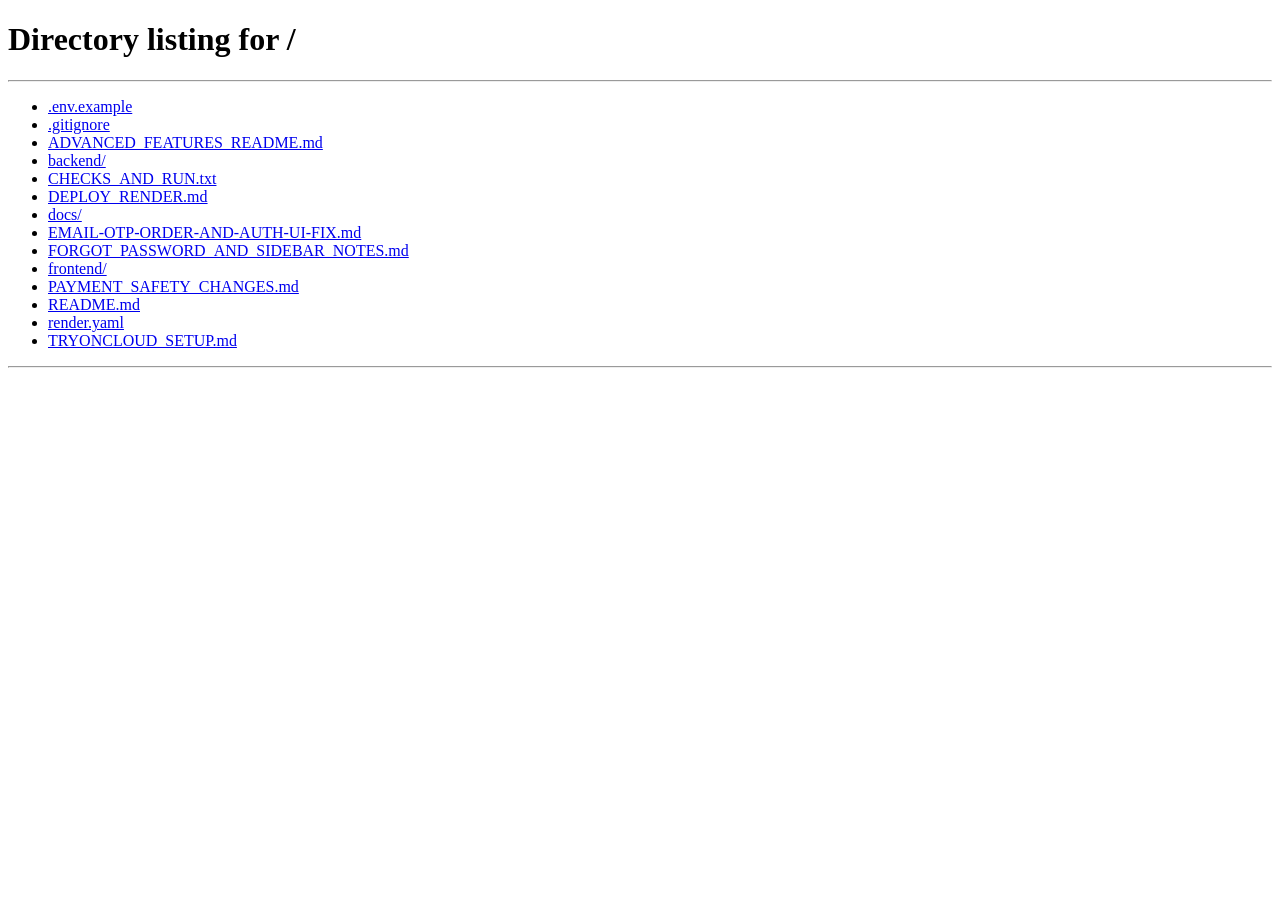
<file: backend/src/main/resources/static/admin.html>
<!doctype html>
<html lang="en"><head><meta charset="utf-8"><meta name="viewport" content="width=device-width,initial-scale=1"><meta name="theme-color" content="#211044"><title>PaboNaki Admin</title><link rel="preconnect" href="https://fonts.googleapis.com"><link href="https://fonts.googleapis.com/css2?family=DM+Sans:wght@400;500;600;700&family=Manrope:wght@500;700;800&display=swap" rel="stylesheet"><link rel="stylesheet" href="css/styles.css"><link rel="stylesheet" href="css/admin.css"></head>
<body class="admin-body"><aside class="admin-side"><a class="brand" href="/"><span class="mark">Pn</span><span><b>PaboNaki</b><small>ADMIN CONSOLE</small></span></a><div class="side-label">WORKSPACE</div><button class="side-link active" data-tab="overview">▦ Overview</button><button class="side-link" data-tab="products">◇ Products</button><button class="side-link" data-tab="categories">▧ Categories</button><button class="side-link" data-tab="orders">▤ Orders</button><button class="side-link" data-tab="customers">♙ Customers</button><button class="side-link" data-tab="reports">▥ Reports</button><button class="side-link" data-tab="advertisements">▣ Advertisements</button><button class="side-link" data-tab="homepage">◫ Homepage &amp; footer</button><button class="side-link" data-tab="website">⚙ Website controls</button><button class="side-link" data-tab="integrations">⌘ API & Integrations</button><button class="side-link" data-tab="account">♙ Account settings</button><div class="side-bottom"><a href="/">← Back to storefront</a><button id="logout">Log out ↗</button></div></aside>
<main class="admin-main"><header class="admin-top"><div><small class="eyebrow">PABONAKI / ADMIN</small><h1 id="page-title">Dashboard overview</h1><p>Manage your store, orders and catalogue.</p></div><div class="admin-user"><span class="admin-avatar">A</span><span><b id="admin-name">Store admin</b><small>Administrator</small></span></div></header><div id="admin-alert" class="admin-alert" hidden></div>
<section id="overview" class="admin-view"><div class="stat-grid"><article class="stat-card"><span>Total products</span><b id="stat-products">—</b><small>In your catalogue</small></article><article class="stat-card"><span>Total orders</span><b id="stat-orders">—</b><small>All order records</small></article><article class="stat-card"><span>Pending orders</span><b id="stat-pending">—</b><small>Need your attention</small></article><article class="stat-card"><span>Confirmed sales</span><b id="stat-sales">—</b><small>Confirmed / fulfilled orders</small></article><article class="stat-card"><span>Low stock items</span><b id="stat-low-stock">—</b><small>Active products with 5 or fewer units</small></article></div><div class="admin-panel"><div class="panel-head"><div><h2>Order status distribution</h2><p>Live breakdown of stored orders</p></div></div><div class="chart-layout"><div class="donut-chart" id="orders-donut" role="img" aria-label="Order status pie chart"></div><div id="orders-legend" class="chart-legend"></div></div></div><div class="admin-panel"><div class="panel-head"><div><h2>Recent orders</h2><p>Latest customer activity</p></div><button class="admin-btn secondary" data-tab="orders">View all orders →</button></div><div class="chart-grid extra-charts"><article class="admin-panel"><h3>Product stock health</h3><div class="mini-donut" id="stock-donut"></div><div id="stock-legend" class="chart-legend"></div></article><article class="admin-panel"><h3>Sales by payment method</h3><div class="mini-donut" id="payment-donut"></div><div id="payment-legend" class="chart-legend"></div></article><article class="admin-panel"><h3>Order fulfilment mix</h3><div class="mini-donut" id="fulfilment-donut"></div><div id="fulfilment-legend" class="chart-legend"></div></article><article class="admin-panel"><h3>Product catalogue status</h3><div class="mini-donut" id="product-donut"></div><div id="product-legend" class="chart-legend"></div></article></div><div id="recent-orders" class="table-wrap"><p class="loading">Loading orders…</p></div></div><div class="admin-panel"><div class="panel-head"><div><h2>Quick actions</h2><p>Common store tasks</p></div></div><div class="quick-actions"><button data-tab="products">＋ Add a product</button><button data-tab="orders">▤ Review orders</button><a href="/">↗ Preview storefront</a></div></div></section>
<section id="products" class="admin-view" hidden><div class="admin-panel"><div class="panel-head"><div><h2>Product catalogue</h2><p>Add products to the storefront. SKU must be unique.</p></div><button class="admin-btn" id="show-product-form">＋ Add product</button></div><form id="product-form" class="product-form" hidden><div class="form-grid"><label>Product name<input name="name" required maxlength="100"></label><label>SKU<input name="sku" required placeholder="PN-011"></label><label>Category<select name="category" id="product-category" required></select></label><label>Price (BDT)<input name="price" type="number" min="0" step="0.01" required></label><label>Discount (%)<input name="discountPercent" type="number" min="0" max="90" step="0.5" value="0" required><small>0–90%; storefront shows discounted price.</small></label><label>Stock quantity<input name="stock" type="number" min="0" step="1" required></label><label>Image URL<input name="imageUrl" type="url" placeholder="Uploaded Cloudinary URL or https://..."></label><label>Upload product image to Cloudinary<input id="product-image-file" type="file" accept="image/png,image/jpeg,image/webp,image/gif"><small id="product-image-status">Choose an image up to 8 MB.</small></label><label class="full">Description<textarea name="description" required rows="3"></textarea></label></div><div class="form-actions"><button class="admin-btn" type="submit">Save product</button><button class="admin-btn secondary" type="button" id="cancel-product">Cancel</button></div></form><div id="product-table" class="table-wrap"><p class="loading">Loading products…</p></div></div></section>
<section id="categories" class="admin-view" hidden><div class="admin-panel"><div class="panel-head"><div><h2>Category management</h2><p>Add, rename, activate or deactivate storefront categories.</p></div><button class="admin-btn" id="show-category-form">＋ Add category</button></div><form id="category-form" class="product-form" hidden><input type="hidden" name="id"><div class="form-grid"><label>Category name<input name="name" required maxlength="80"></label><label>Active<select name="active"><option value="true">Active</option><option value="false">Inactive</option></select></label><label class="full">Description<textarea name="description" rows="2"></textarea></label></div><div class="form-actions"><button class="admin-btn" type="submit">Save category</button><button class="admin-btn secondary" type="button" id="cancel-category">Cancel</button></div></form><div id="category-table" class="table-wrap"><p class="loading">Loading categories…</p></div></div></section>
<section id="orders" class="admin-view" hidden><div class="admin-panel"><div class="panel-head"><div><h2>Order management</h2><p>Review payment status and update fulfilment.</p></div><button class="admin-btn secondary" id="refresh-orders">↻ Refresh</button></div><div id="order-table" class="table-wrap"><p class="loading">Loading orders…</p></div></div></section>
<section id="customers" class="admin-view" hidden><div class="admin-panel"><div class="panel-head"><div><h2>Customer & account management</h2><p>View registered accounts and manage ADMIN/CUSTOMER roles. Passwords are never exposed.</p></div><button class="admin-btn secondary" id="refresh-users">↻ Refresh</button></div><div id="user-table" class="table-wrap"><p class="loading">Loading accounts…</p></div></div></section>
<section id="reports" class="admin-view" hidden><div class="stat-grid"><article class="stat-card"><span>Total orders</span><b id="report-orders">—</b><small>All recorded orders</small></article><article class="stat-card"><span>Paid online</span><b id="report-paid">—</b><small>Payment status verified</small></article><article class="stat-card"><span>COD order value</span><b id="report-cod">—</b><small>Non-cancelled COD orders</small></article><article class="stat-card"><span>Order statuses</span><b id="report-status-count">—</b><small>Distinct status groups</small></article></div><div class="admin-panel"><div class="panel-head"><div><h2>Sales report by order status</h2><p>Summary calculated from stored orders; COD values are order value, not collected cash.</p></div><button class="admin-btn secondary" id="refresh-reports">↻ Refresh</button></div><div id="report-table" class="table-wrap"><p class="loading">Loading report…</p></div><button class="admin-btn secondary" id="export-orders">Export orders CSV</button></div></section>
<section id="website" class="admin-view" hidden><div class="admin-panel"><div class="panel-head"><div><h2>Website controls</h2><p>Manage storefront content and customer-facing settings.</p></div></div><form id="store-settings" class="product-form"><div class="form-grid"><label>Store name<input name="storeName" value="PaboNaki" required></label><label>Tagline<input name="tagline" value="Ja Khujcho, Peye Jabe." required></label><label>Announcement bar text<input name="notice" placeholder="Free delivery over ৳2000"></label><label>Support email<input name="supportEmail" type="email" placeholder="support@example.com"></label><label>Support phone<input name="supportPhone" placeholder="01XXXXXXXXX"></label><label>Dhaka delivery charge (BDT)<input name="dhakaDelivery" type="number" min="0" value="60"></label><label>Outside Dhaka delivery charge (BDT)<input name="outsideDelivery" type="number" min="0" value="120"></label><label>Homepage hero heading<input name="heroTitle" value="Good finds. Great feelings."></label><label>Homepage hero description<input name="heroSubtitle" placeholder="Storefront intro text"></label><label>Hero button text<input name="heroCta" value="Explore the collection"></label><label>Featured section heading<input name="featuredTitle" value="The good finds"></label><label>Footer message<input name="footerText" value="Good finds for your everyday."></label><label class="full">Login page image URL<input name="authLoginImageUrl" placeholder="https://..." autocomplete="url"><input type="file" id="auth-login-image-file" accept="image/*"><small>Paste an image URL or upload an image (Cloudinary must be configured).</small></label><label class="full">Registration page image URL<input name="authRegisterImageUrl" placeholder="https://..." autocomplete="url"><input type="file" id="auth-register-image-file" accept="image/*"><small>Paste an image URL or upload an image (Cloudinary must be configured).</small></label><label>Maintenance mode<select name="maintenance"><option value="false">Off</option><option value="true">On</option></select></label><label>Cash on Delivery<select name="codEnabled"><option value="true">Enabled</option><option value="false">Disabled</option></select></label><label>Online payment<select name="onlinePaymentEnabled"><option value="false">Disabled until gateway tested</option><option value="true">Enabled</option></select></label><label>AI shopping assistant<select name="aiEnabled"><option value="true">Enabled</option><option value="false">Disabled</option></select></label><label>Wishlist feature<select name="wishlistEnabled"><option value="true">Enabled</option><option value="false">Disabled</option></select></label></div><div class="form-actions"><button class="admin-btn" type="submit">Save website settings</button></div><p class="integration-note">Changes are saved to the server settings in MongoDB. Image uploads require configured Cloudinary; alternatively paste a public HTTPS image URL.</p></form></div><div class="admin-panel"><div class="panel-head"><div><h2>Customer support inbox</h2><p>Customer messages are emailed through Resend to the configured SUPPORT_EMAIL; this panel only shows legacy browser-local demo messages.</p></div></div><div id="support-inbox"></div></div></section>
<section id="homepage" class="admin-view" hidden><div class="admin-panel"><div class="panel-head"><div><h2>Homepage &amp; footer</h2><p>Everything customers see on the homepage — banners with model photos, promo tiles, footer text, copyright and social links — is controlled here. <a href="/" target="_blank">Preview storefront ↗</a></p></div></div>
<form id="homepage-form" class="product-form"><div class="form-grid">
<label>Show trust badges<select name="showBenefits"><option value="true">Yes</option><option value="false">No</option></select></label>
<label>Show category tiles<select name="showCategories"><option value="true">Yes</option><option value="false">No</option></select></label>
<label>Show “Today's deals”<select name="showDeals"><option value="true">Yes</option><option value="false">No</option></select></label>
<label>Show promo banner row<select name="showPromoRow"><option value="true">Yes</option><option value="false">No</option></select></label>
<label>Free delivery above (BDT, 0 = off)<input name="freeShippingThreshold" type="number" min="0" step="1" value="0"></label>
<label class="full">Footer “about” text<textarea name="footerAbout" rows="2" maxlength="1000" placeholder="Short description shown under the logo"></textarea></label>
<label class="full">Footer address<input name="footerAddress" maxlength="500" placeholder="House 1, Road 2, Dhanmondi, Dhaka"></label>
<label class="full">Copyright text<input name="footerCopyright" maxlength="500" placeholder="© {year} {store}. All rights reserved."><small>Use {year} and {store} as placeholders.</small></label>
<label>Facebook URL<input name="socialFacebook" placeholder="https://facebook.com/…"></label>
<label>Instagram URL<input name="socialInstagram" placeholder="https://instagram.com/…"></label>
<label>YouTube URL<input name="socialYoutube" placeholder="https://youtube.com/…"></label>
<label>TikTok URL<input name="socialTiktok" placeholder="https://tiktok.com/@…"></label>
<label>WhatsApp number<input name="socialWhatsapp" placeholder="8801XXXXXXXXX"></label>
</div><p class="integration-note">Store name, tagline, top announcement bar, support phone/email and delivery charges are in <b>Website controls</b>. Banners/tiles below are saved together with this form.</p>
<div id="homepage-lists"></div>
<div class="form-actions"><button class="admin-btn" type="submit">Save homepage &amp; footer</button></div></form></div></section>
<section id="advertisements" class="admin-view" hidden><div class="admin-panel"><div class="panel-head"><div><h2>Advertisement manager</h2><p>Create a storefront promotional banner. Save publishes the enabled ad in website settings.</p></div></div><form id="ad-form" class="product-form"><div class="form-grid"><label>Advertisement enabled<select name="adEnabled"><option value="false">Disabled</option><option value="true">Enabled</option></select></label><label>Placement<select name="adPlacement"><option value="announcement">Slim strip at the very top</option><option value="hero">Banner band below the hero</option></select></label><label>Ad title<input name="adTitle" maxlength="120" placeholder="October special"></label><label>Destination URL<input name="adLinkUrl" type="url" placeholder="https://..."></label><label class="full">Ad message<input name="adText" maxlength="300" placeholder="Enjoy a little something extra this week"></label><label class="full">Ad image URL<input name="adImageUrl" type="url" placeholder="https://... (optional, used by the banner band; ~1600×300)"></label></div><div class="form-actions"><button class="admin-btn" type="submit">Save advertisement</button></div><p class="integration-note">Advertisement settings are stored in MongoDB. An enabled announcement placement is shown in the storefront announcement strip; image/hero placement can be used for a later campaign layout.</p></form></div></section><section id="integrations" class="admin-view" hidden><div class="admin-panel"><div class="panel-head"><div><h2>API & integrations</h2><p>Live configuration status from backend. Keys are never displayed.</p></div><button class="admin-btn secondary" id="refresh-integrations">↻ Refresh status</button></div><div id="integration-grid" class="integration-grid"><p class="loading">Checking integrations…</p></div></div><div class="admin-panel"><div class="panel-head"><div><h2>Core REST API routes</h2><p>Protected routes require a valid JWT. Admin routes require ADMIN role.</p></div></div><div class="api-route-list"><div><b>Admin management</b><code>GET /api/v1/admin/overview</code><code>GET /api/v1/admin/products</code><code>PUT /api/v1/admin/products/{id}</code><code>DELETE /api/v1/admin/products/{id}</code><code>GET /api/v1/admin/categories</code><code>POST /api/v1/admin/categories</code><code>PUT /api/v1/admin/categories/{id}</code><code>DELETE /api/v1/admin/categories/{id}</code><code>GET /api/v1/admin/users</code><code>PATCH /api/v1/admin/users/{id}/role</code><code>GET /api/v1/admin/reports/sales</code></div><div><b>Authentication</b><code>POST /api/v1/auth/register</code><code>POST /api/v1/auth/login</code><code>POST /api/v1/auth/google</code></div><div><b>Catalogue</b><code>GET /api/v1/products</code><code>GET /api/v1/categories</code><code>POST /api/v1/admin/products</code></div><div><b>Customer & checkout</b><code>POST /api/v1/orders</code><code>GET /api/v1/orders/my</code><code>POST /api/v1/orders/{id}/cancel</code></div><div><b>Payment</b><code>POST /api/v1/payments/{orderId}/sslcommerz/initiate</code><code>POST /api/v1/payments/sslcommerz/success</code><code>POST /api/v1/payments/sslcommerz/ipn</code></div><div><b>Admin order operations</b><code>GET /api/v1/admin/orders</code><code>POST /api/v1/admin/orders/{id}/confirm</code><code>PATCH /api/v1/admin/orders/{id}/status</code><code>POST /api/v1/admin/orders/{id}/courier</code></div><div><b>Other integrations</b><code>POST /api/v1/ai/ask</code><code>POST /api/v1/admin/media/upload</code><code>POST /api/v1/admin/email/send</code></div></div><p class="integration-note">“Configured” only confirms that environment values exist. It does not prove third-party credentials, callback URLs, or live transactions have been tested. Configure SSLCOMMERZ and a publicly reachable HTTPS callback URL before launch.</p></div></section>
<section id="account" class="admin-view" hidden><div class="admin-panel"><div class="panel-head"><div><h2>Administrator profile</h2><p>Change your display name and profile picture.</p></div></div><form id="admin-profile-form" class="product-form"><div class="form-grid"><label>Display name<input name="name" required maxlength="80"></label><label>Profile picture URL<input name="profileImageUrl" type="url" placeholder="https://..."></label><label class="full">Upload profile picture<input type="file" id="admin-profile-image-file" accept="image/*"><small>Cloudinary must be configured to upload images.</small></label><label>Account email<input id="admin-account-email" disabled></label></div><div class="form-actions"><button class="admin-btn" type="submit">Save profile</button></div></form></div><div class="admin-panel"><div class="panel-head"><div><h2>Change password</h2><p>Use your current password to verify this change.</p></div></div><form id="admin-password-form" class="product-form"><div class="form-grid"><label>Current password<input name="currentPassword" type="password" required autocomplete="current-password"></label><label>New password<input name="newPassword" type="password" required minlength="8" autocomplete="new-password"></label></div><div class="form-actions"><button class="admin-btn" type="submit">Change password</button></div></form></div></section></main><div id="admin-toast" role="status"></div><script src="js/config.js"></script><script src="js/admin.js"></script><script src="js/admin-site.js"></script></body></html>
</file>
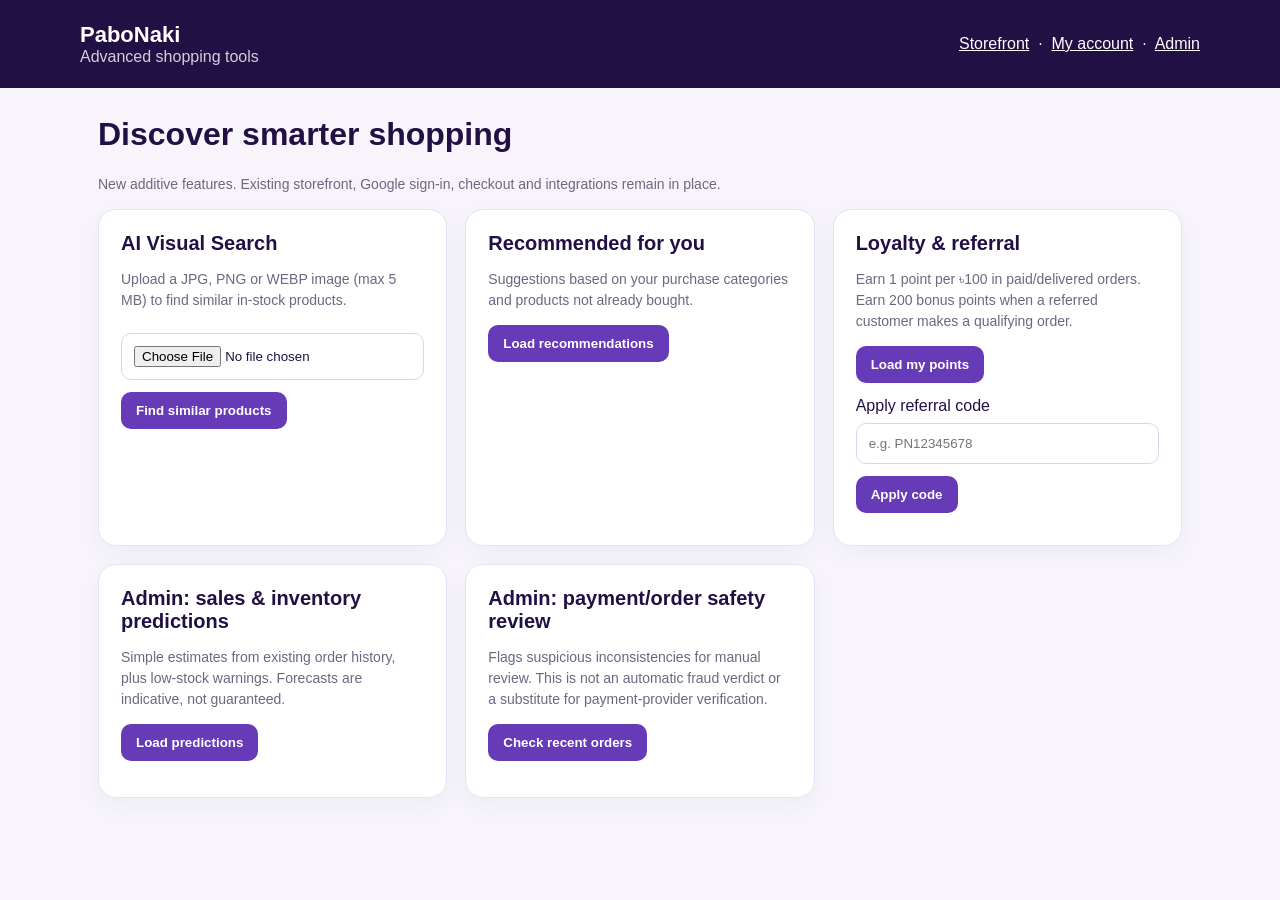
<file: backend/src/main/resources/static/advanced.html>
<!doctype html>
<html lang="en"><head><meta charset="utf-8"><meta name="viewport" content="width=device-width,initial-scale=1"><title>PaboNaki Advanced Tools</title>
<style>
:root{font-family:Inter,Segoe UI,Arial,sans-serif;color:#211044;background:#f7f5fb}*{box-sizing:border-box}body{margin:0}.top{padding:22px max(20px,calc((100% - 1120px)/2));background:#211044;color:white;display:flex;justify-content:space-between;align-items:center;gap:12px}.top a{color:white}.wrap{max-width:1120px;margin:28px auto;padding:0 18px}.grid{display:grid;grid-template-columns:repeat(auto-fit,minmax(290px,1fr));gap:18px}.card{background:white;border:1px solid #e9e1f6;border-radius:18px;padding:22px;box-shadow:0 8px 24px #2110440a}.card h2{margin:0 0 8px;font-size:20px}.muted{color:#6f6680;font-size:14px;line-height:1.5}.btn{border:0;border-radius:10px;background:#673ab7;color:white;padding:11px 15px;font-weight:700;cursor:pointer}.btn:disabled{opacity:.5}.input{width:100%;border:1px solid #ddd3ef;border-radius:10px;padding:12px;margin:8px 0 12px}.result{margin-top:14px;font-size:14px}.products{display:grid;grid-template-columns:repeat(auto-fit,minmax(145px,1fr));gap:10px;margin-top:14px}.product{border:1px solid #eee5f8;border-radius:12px;padding:10px}.product img{width:100%;height:125px;object-fit:cover;border-radius:8px;background:#f4f0fa}.product b{display:block;margin:8px 0 4px}.pill{display:inline-block;padding:5px 9px;background:#f0e8ff;border-radius:20px;font-size:12px;margin:3px}.error{color:#b42318}.json{white-space:pre-wrap;overflow-wrap:anywhere;background:#f8f6fc;padding:12px;border-radius:10px;font-size:12px}.status{font-size:13px;margin-top:10px}@media(max-width:600px){.top{align-items:flex-start;flex-direction:column}}
</style></head><body>
<header class="top"><div><strong style="font-size:22px">PaboNaki</strong><div style="opacity:.8">Advanced shopping tools</div></div><nav><a href="/">Storefront</a> &nbsp;·&nbsp; <a href="/customer.html">My account</a> &nbsp;·&nbsp; <a href="/admin.html">Admin</a></nav></header>
<main class="wrap"><h1>Discover smarter shopping</h1><p class="muted">New additive features. Existing storefront, Google sign-in, checkout and integrations remain in place.</p>
<div class="grid">
<section class="card"><h2>AI Visual Search</h2><p class="muted">Upload a JPG, PNG or WEBP image (max 5 MB) to find similar in-stock products.</p><input id="image" class="input" type="file" accept="image/jpeg,image/png,image/webp"><button id="search" class="btn">Find similar products</button><div id="visualStatus" class="status"></div><div id="visualResults" class="products"></div></section>
<section class="card"><h2>Recommended for you</h2><p class="muted">Suggestions based on your purchase categories and products not already bought.</p><button id="recommend" class="btn">Load recommendations</button><div id="recStatus" class="status"></div><div id="recResults" class="products"></div></section>
<section class="card"><h2>Loyalty & referral</h2><p class="muted">Earn 1 point per ৳100 in paid/delivered orders. Earn 200 bonus points when a referred customer makes a qualifying order.</p><button id="loyalty" class="btn">Load my points</button><div id="loyaltyStatus" class="result"></div><label for="referral">Apply referral code</label><input id="referral" class="input" placeholder="e.g. PN12345678"><button id="apply" class="btn">Apply code</button><div id="refStatus" class="status"></div></section>
<section class="card"><h2>Admin: sales & inventory predictions</h2><p class="muted">Simple estimates from existing order history, plus low-stock warnings. Forecasts are indicative, not guaranteed.</p><button id="predictions" class="btn">Load predictions</button><div id="predictionStatus" class="result"></div></section>
<section class="card"><h2>Admin: payment/order safety review</h2><p class="muted">Flags suspicious inconsistencies for manual review. This is not an automatic fraud verdict or a substitute for payment-provider verification.</p><button id="safety" class="btn">Check recent orders</button><div id="safetyStatus" class="result"></div></section>
</div></main>
<script>
const token=()=>localStorage.getItem("pn_token")||"";
async function api(path,opt={}){const headers={...(opt.headers||{})};if(token())headers.Authorization="Bearer "+token();const r=await fetch("/api/v1"+path,{...opt,headers});const text=await r.text();let d;try{d=text?JSON.parse(text):{}}catch{d={message:text}}if(!r.ok)throw new Error(d.message||d.error||`Request failed (${r.status})`);return d}
const esc=s=>String(s??"").replace(/[&<>"']/g,c=>({"&":"&amp;","<":"&lt;",">":"&gt;",'"':"&quot;","'":"&#39;"}[c]));
function renderProducts(host,items){host.innerHTML=(items||[]).map(p=>`<article class="product">${p.imageUrl?`<img loading="lazy" src="${esc(p.imageUrl)}" alt="">`:""}<b>${esc(p.name)}</b><span>৳${Number(p.finalPrice??p.price??0).toLocaleString("en-BD")}</span><div class="muted">${esc(p.category||"")}</div></article>`).join("")||'<p class="muted">No matching products found.</p>'}
function showError(id,e){document.getElementById(id).innerHTML=`<span class="error">${esc(e.message)}${!token()?' — Please sign in first.':''}</span>`}
document.getElementById("search").onclick=async()=>{const f=document.getElementById("image").files[0];if(!f){document.getElementById("visualStatus").textContent="Choose an image first.";return}const status=document.getElementById("visualStatus");status.textContent="Analyzing image…";try{const fd=new FormData();fd.append("image",f);const d=await api("/visual-search",{method:"POST",body:fd});status.textContent="Detected: "+d.keywords;renderProducts(document.getElementById("visualResults"),d.products)}catch(e){showError("visualStatus",e)}};
document.getElementById("recommend").onclick=async()=>{try{const d=await api("/recommendations");document.getElementById("recStatus").textContent="Strategy: "+d.strategy;renderProducts(document.getElementById("recResults"),d.products)}catch(e){showError("recStatus",e)}};
document.getElementById("loyalty").onclick=async()=>{try{const d=await api("/loyalty/me");document.getElementById("loyaltyStatus").innerHTML=`<h3>${Number(d.points).toLocaleString()} points</h3><p>Referral code: <strong>${esc(d.referralCode)}</strong></p><p>${d.successfulReferrals} successful / ${d.totalReferrals} total referrals</p><span class="muted">${esc(d.pointsRule)}</span>`}catch(e){showError("loyaltyStatus",e)}};
document.getElementById("apply").onclick=async()=>{try{const d=await api("/loyalty/referral/apply",{method:"POST",headers:{"Content-Type":"application/json"},body:JSON.stringify({code:document.getElementById("referral").value})});document.getElementById("refStatus").textContent=d.message}catch(e){showError("refStatus",e)}};
document.getElementById("predictions").onclick=async()=>{try{const d=await api("/admin/analytics/predictions");document.getElementById("predictionStatus").innerHTML=`<div class="pill">7-day revenue ৳${d.recent7DayRevenue}</div><div class="pill">Change ${d.revenueChangePercent}%</div><div class="pill">Estimated 30-day revenue ৳${d.estimatedNext30DayRevenue}</div><h3>Stock risks</h3><div class="json">${esc(JSON.stringify(d.stockRisk,null,2))}</div>`}catch(e){showError("predictionStatus",e)}};
document.getElementById("safety").onclick=async()=>{try{const d=await api("/admin/safety/overview");document.getElementById("safetyStatus").innerHTML=`<div class="pill">Checked ${d.checkedOrders} orders</div><div class="pill">Review flags: ${d.flaggedLast24Hours}</div><div class="json">${esc(JSON.stringify(d.reviewRequired,null,2))}</div>`}catch(e){showError("safetyStatus",e)}};
</script></body></html>
</file>
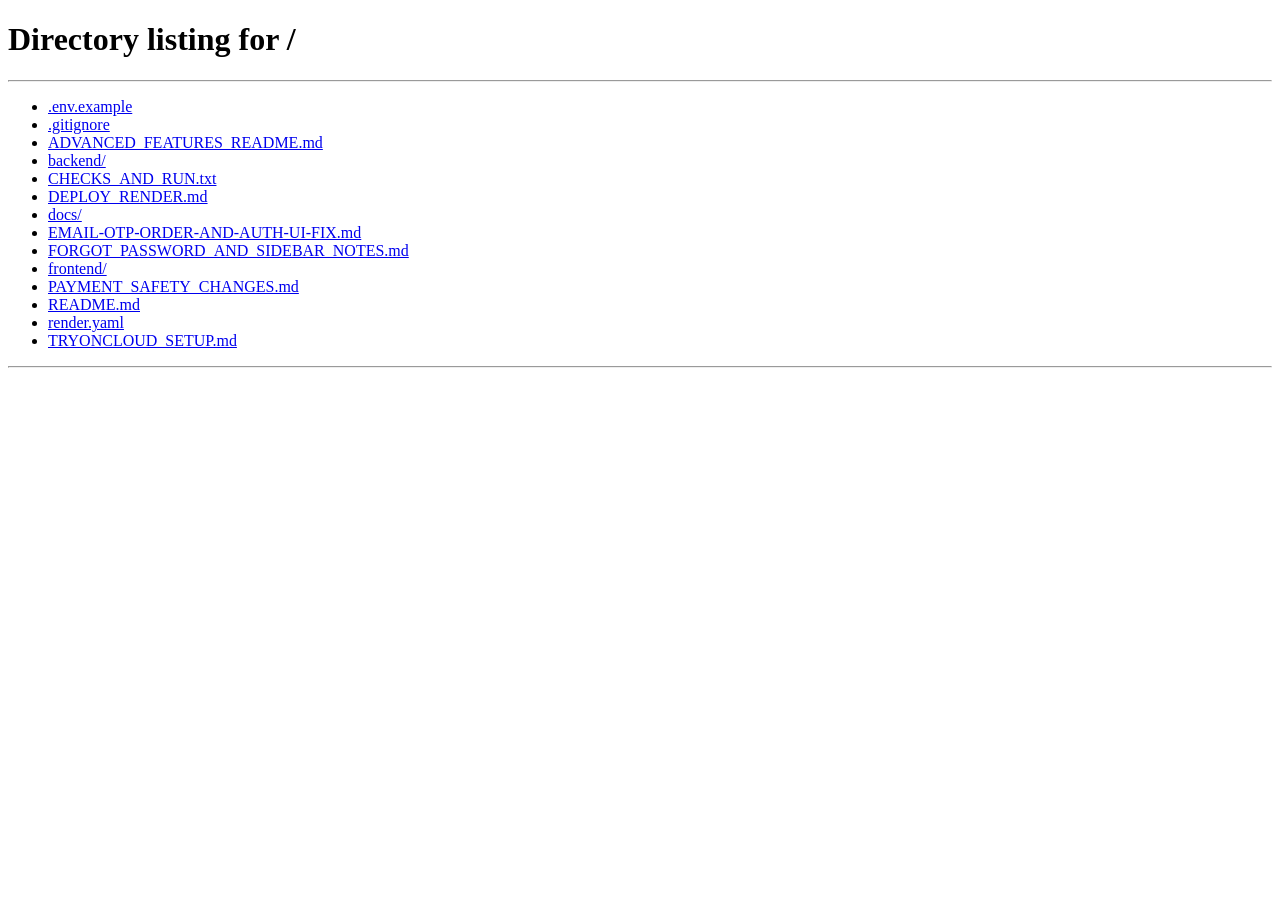
<file: backend/src/main/resources/static/customer.html>
<!doctype html>
<html lang="en"><head><meta charset="utf-8"><meta name="viewport" content="width=device-width,initial-scale=1"><meta name="theme-color" content="#211044"><title>My account · PaboNaki</title><link rel="preconnect" href="https://fonts.googleapis.com"><link href="https://fonts.googleapis.com/css2?family=DM+Sans:wght@400;500;600;700&family=Manrope:wght@500;700;800&display=swap" rel="stylesheet"><link rel="stylesheet" href="css/styles.css"><link rel="stylesheet" href="css/admin.css"><link rel="stylesheet" href="css/customer.css"></head>
<body class="customer-body">
<div class="customer-topbar"><a class="brand" href="/"><span class="mark">Pn</span><span><b>PaboNaki</b><small>Ja Khujcho, Peye Jabe.</small></span></a><div class="customer-top-actions"><a href="/">← Continue shopping</a><button id="logout">Log out ↗</button></div></div>
<div class="customer-layout">
<aside class="customer-sidebar"><div class="profile-mini"><div class="profile-avatar" id="avatar">P</div><div><b id="side-name">My account</b><small id="side-email">Customer account</small></div></div><div class="sidebar-label">YOUR SPACE</div><a class="customer-navlink active" href="#dashboard"><span>▦</span> Overview</a><a class="customer-navlink" href="#my-orders"><span>▤</span> My orders</a><a class="customer-navlink" href="#account-settings"><span>♙</span> Account details</a><a class="customer-navlink" href="#addresses"><span>⌖</span> Delivery details</a><a class="customer-navlink" href="#wishlist"><span>♡</span> Wishlist</a><a class="customer-navlink" href="#support"><span>✉</span> Contact support</a><a class="customer-navlink" href="#ai-assistant"><span>✦</span> PaboNaki AI</a><div class="sidebar-help"><span>✦</span><b>Need a little help?</b><small>Ask our shopping assistant or send a message to support.</small><a href="#ai-assistant">Chat with AI →</a></div></aside>
<main class="customer-main">
<section class="customer-welcome" id="dashboard"><div><span class="customer-eyebrow">MY PABONAKI / ACCOUNT CENTER</span><h1 id="welcome">Welcome back!</h1><p id="email">Your shopping, all in one place.</p></div><div class="welcome-orb"><span>✦</span></div></section>
<section class="customer-stat-grid"><article class="customer-stat"><span class="stat-icon">▤</span><small>Total orders</small><b id="orders-count">—</b><em>Orders placed</em></article><article class="customer-stat"><span class="stat-icon lime">◷</span><small>In progress</small><b id="pending-count">—</b><em>Need a little time</em></article><article class="customer-stat"><span class="stat-icon pink">♡</span><small>Wishlist</small><b id="wishlist-count">—</b><em>Your saved finds</em></article></section>
<section class="customer-panel" id="my-orders"><div class="customer-section-head"><div><span class="customer-eyebrow">SHOPPING ACTIVITY</span><h2>My orders</h2><p>Track order status, review payment and cancel eligible orders.</p></div><button class="customer-secondary" id="refresh">↻ Refresh</button></div><div id="orders"><p class="customer-empty">Loading your orders…</p></div></section>
<section class="customer-panel" id="account-settings"><div class="customer-section-head"><div><span class="customer-eyebrow">YOUR DETAILS</span><h2>Account information</h2><p>Keep your personal details up to date.</p></div></div><div class="account-summary" id="account-info">Loading account…</div><form id="profile-form" class="customer-form"><label>Display name<input name="name" id="profile-name" required maxlength="80" placeholder="Your full name"></label><label>Email address<input name="email" id="profile-email" type="email" disabled></label><label>Default phone number<input name="phone" id="profile-phone" inputmode="tel" placeholder="01XXXXXXXXX"></label><div class="form-actions"><button class="customer-primary" type="submit">Save changes</button></div></form><p class="customer-note">For security, password changes need a verified backend password-change flow and are not simulated here.</p></section>
<section class="customer-panel" id="addresses"><div class="customer-section-head"><div><span class="customer-eyebrow">DELIVERY PREFERENCES</span><h2>Delivery details</h2><p>Save your default address for quicker checkout.</p></div></div><form id="address-form" class="customer-form"><label class="wide">Default delivery address<textarea id="profile-address" name="address" rows="3" placeholder="House, road, area, district"></textarea></label><div class="form-actions"><button class="customer-primary" type="submit">Save delivery details</button></div></form><p class="customer-note">These preferences are stored in this browser in the current build; server-side profile persistence is still required for cross-device access.</p></section>
<section class="customer-panel" id="wishlist"><div class="customer-section-head"><div><span class="customer-eyebrow">SAVED FOR LATER</span><h2>Your wishlist ♡</h2><p>Your saved products from this browser.</p></div><a class="customer-text-link" href="/">Discover products ↗</a></div><div id="wishlist-items" class="wishlist-panel">Your saved finds will appear here.</div></section>
<section class="customer-panel" id="support"><div class="customer-section-head"><div><span class="customer-eyebrow">WE'RE HERE TO HELP</span><h2>Contact PaboNaki support</h2><p>Tell us about an order, delivery or account issue.</p></div></div><form id="support-form" class="customer-form"><label>Subject<input name="subject" required maxlength="100" placeholder="e.g. Question about order"></label><label>Email<input name="email" type="email" value="" disabled id="support-email"></label><label class="wide">Message<textarea name="message" required minlength="8" maxlength="1500" rows="4" placeholder="Write your message…"></textarea></label><div class="form-actions"><button class="customer-primary" type="submit">Send to support ↗</button></div></form><p class="customer-note">The current support form stores messages in this browser demo. A shared admin inbox needs a persistent support API.</p></section>
<section class="customer-panel ai-customer-panel" id="ai-assistant"><div class="customer-section-head"><div><span class="customer-eyebrow">YOUR PERSONAL SHOPPING SIDEKICK</span><h2><span class="ai-star">✦</span> Chat with PaboNaki AI</h2><p>Ask for gift ideas, budget recommendations or product help.</p></div><span class="ai-online"><i></i> Ready to help</span></div><div id="customer-chat" class="ai-messages"><div class="ai-bubble assistant">Hey there! ✨ What are we looking for today? Tell me your budget, occasion, or the kind of product you have in mind.</div></div><form id="customer-chat-form" class="ai-form"><input name="message" required maxlength="500" placeholder="Try “gift ideas under ৳1500”" aria-label="Message PaboNaki AI"><button class="primary" type="submit">Send ✦</button></form><p class="customer-note">Product-specific answers depend on Gemini configuration and catalogue data.</p></section>
<footer class="customer-footer"><b>PaboNaki</b><span>Good finds for your everyday.</span><a href="/">Back to store</a></footer>
</main></div><div id="admin-toast" role="status"></div><script src="js/config.js"></script><script src="js/customer.js"></script><script src="js/customer-ui.js"></script></body></html>
</file>
<file: backend/src/main/resources/static/css/styles.css>
[hidden]{display:none!important}
:root{--ink:#211044;--purple:#5c35bd;--lime:#c7f36b;--paper:#fbfaf7;--muted:#77728a;--line:#e9e5ef}*{box-sizing:border-box}body{margin:0;background:var(--paper);color:var(--ink);font-family:'DM Sans',sans-serif}.announcement{text-align:center;background:var(--ink);color:white;padding:10px;font-size:12px}header{position:sticky;top:0;z-index:3;background:#fbfaf7ed;backdrop-filter:blur(12px);border-bottom:1px solid var(--line);padding:15px max(20px,calc((100vw - 1160px)/2));display:flex;align-items:center;gap:24px}.brand{display:flex;gap:10px;align-items:center;min-width:190px;color:inherit;text-decoration:none}.mark{background:var(--purple);color:var(--lime);border-radius:13px;padding:11px;font:800 21px Manrope}.brand b,.brand small{display:block}.brand b{font:800 18px Manrope}.brand small{font-size:10px;color:var(--muted)}form#search{display:flex;flex:1;border:1px solid var(--line);background:white;border-radius:12px;padding:5px}input{min-width:0;flex:1;border:0;padding:9px;outline-color:var(--purple)}button,select{cursor:pointer;font:inherit}button{border:0}form#search button{background:var(--lime);border-radius:9px;padding:8px 14px;font-weight:700}nav{display:flex;gap:10px;align-items:center}nav button,.quiet{background:transparent;color:var(--ink);font-size:12px;font-weight:700}nav button:last-child{background:var(--ink);color:white;padding:12px;border-radius:10px}.hero,main>section#shop,.benefits,.ai-banner{max-width:1160px;width:calc(100% - 40px);margin:28px auto}.hero{min-height:420px;background:#f0ebfa;border-radius:28px;display:grid;grid-template-columns:1fr 1fr;overflow:hidden;padding:55px;align-items:center}.eyebrow{font-size:10px;font-weight:800;letter-spacing:.13em;color:var(--purple)}h1{font:800 clamp(44px,5vw,66px)/1.04 Manrope;margin:18px 0;letter-spacing:-3px}h1 em{font-style:normal;color:var(--purple)}.hero p{max-width:390px;color:var(--muted);font-size:14px;line-height:1.7}.primary{display:inline-block;background:var(--lime);color:var(--ink);border-radius:12px;padding:14px 17px;font-weight:800;font-size:12px;text-decoration:none}.quiet{padding:13px}.sub{font-size:10px!important}.art{min-height:300px;display:grid;place-items:center;position:relative}.orbit{position:absolute;width:310px;height:310px;border:1px dashed #b9a4e9;border-radius:50%}.bag{width:180px;height:210px;border-radius:20px 20px 35px 35px;background:var(--purple);color:white;display:flex;flex-direction:column;align-items:center;justify-content:center;transform:rotate(6deg);box-shadow:0 25px 50px #40208055;position:relative}.bag:before{content:'';position:absolute;top:-25px;width:75px;height:48px;border:9px solid var(--purple);border-bottom:0;border-radius:40px 40px 0 0}.bag b{font:800 60px Manrope;letter-spacing:-7px;color:var(--lime)}.bag small{font-size:10px}.float{position:absolute;bottom:35px;right:0;background:white;padding:15px;border-radius:13px;box-shadow:0 10px 30px #21104420;font-size:12px;font-weight:700}.float small{font-weight:400;color:var(--muted)}.benefits{display:grid;grid-template-columns:repeat(4,1fr);gap:12px}.benefits span{display:grid;grid-template-columns:35px 1fr;gap:4px 8px;align-items:center;padding:12px;font-size:18px;color:var(--purple)}.benefits b{font-size:11px;color:var(--ink)}.benefits small{grid-column:2;color:var(--muted);font-size:10px}.heading{display:flex;align-items:end;justify-content:space-between;gap:20px;margin:50px 0 20px}.heading h2,.ai-banner h2{font:800 29px Manrope;letter-spacing:-1px;margin:8px 0}.heading p,.ai-banner p{color:var(--muted);font-size:12px;margin:0}.link{background:transparent;color:var(--purple);font-weight:700;font-size:12px}.categories{display:grid;grid-template-columns:repeat(5,1fr);gap:12px}.category{background:white;border:1px solid var(--line);border-radius:15px;text-align:left;padding:18px 14px;min-height:112px}.category.active,.category:hover{background:#f0ebfa;border-color:#b9a4e9}.category span{display:block;font-size:22px;color:var(--purple);margin-bottom:12px}.category b,.category small{display:block}.category b{font-size:11px}.category small{font-size:10px;color:var(--muted);margin-top:5px}.products{display:grid;grid-template-columns:repeat(4,1fr);gap:17px}.product{border:1px solid var(--line);border-radius:17px;overflow:hidden;background:white}.product img{width:100%;height:205px;object-fit:cover;background:#f0ebfa;display:block}.product .info{padding:13px}.product small{font-size:9px;color:var(--muted);text-transform:uppercase}.product h3{font:700 13px Manrope;min-height:30px}.product p{font-size:11px;color:var(--muted);min-height:30px}.bottom{display:flex;align-items:center;justify-content:space-between;gap:6px}.price{font:800 15px Manrope}.add{background:var(--ink);color:white;border-radius:9px;padding:9px 11px;font-size:10px;font-weight:700}.wish{float:right;margin:8px;background:white;border-radius:50%;width:30px;height:30px;color:var(--purple);font-size:18px}.muted{font-size:11px;color:var(--muted)}.ai-banner{display:flex;align-items:center;gap:20px;background:var(--ink);color:white;padding:30px;border-radius:22px}.ai-banner>span{background:var(--lime);color:var(--ink);padding:17px;border-radius:14px;font-size:24px}.ai-banner .eyebrow{color:var(--lime)}.ai-banner h2{font-size:22px}.ai-banner p{color:#c8c0d9}.ai-banner button{margin-left:auto;white-space:nowrap}footer{background:#f0ebf8;padding:30px max(20px,calc((100vw - 1160px)/2));display:flex;gap:25px;align-items:center;font-size:11px;color:var(--muted)}footer b{font:800 17px Manrope;color:var(--ink)}footer span:last-child{margin-left:auto}dialog{width:min(520px,calc(100% - 25px));border:0;border-radius:20px;padding:28px;color:var(--ink);box-shadow:0 25px 100px #21104455}dialog::backdrop{background:#21104499;backdrop-filter:blur(4px)}.close{float:right;background:#f0ebfa;border-radius:50%;font-size:22px;width:30px;height:30px}#modal-content h2{font:800 24px Manrope}#modal-content label{display:block;font-size:11px;margin:12px 0}#modal-content input,#modal-content textarea,#modal-content select{display:block;width:100%;border:1px solid var(--line);border-radius:9px;padding:11px;margin-top:6px}#modal-content .primary{border:0;margin-top:10px}#toast{position:fixed;top:16px;left:50%;bottom:auto;transform:translate(-50%,-18px);opacity:0;visibility:hidden;background:#211044;color:white;padding:15px 22px;border-radius:14px;transition:opacity .2s,transform .2s,visibility .2s;z-index:99999;font-size:13px;font-weight:700;line-height:1.45;width:max-content;max-width:min(680px,calc(100vw - 28px));box-shadow:0 16px 48px #140a2f55;border:1px solid #ffffff30;overflow-wrap:anywhere;pointer-events:none}#toast.show{opacity:1;visibility:visible;transform:translate(-50%,0)}.auth-visual.has-auth-image{background-size:cover;background-position:center;background-repeat:no-repeat}.auth-visual.has-auth-image:after{content:"";position:absolute;inset:0;background:linear-gradient(180deg,#21104433,#211044cc);z-index:-1}.auth-visual.has-auth-image .auth-orbit,.auth-visual.has-auth-image .auth-art{filter:drop-shadow(0 2px 12px #0005)}@media(max-width:850px){header{flex-wrap:wrap;gap:12px}.brand{min-width:auto}form#search{order:3;flex-basis:100%}.hero{padding:35px;grid-template-columns:1fr 1fr}.categories{grid-template-columns:repeat(3,1fr)}.products{grid-template-columns:repeat(3,1fr)}.benefits{grid-template-columns:repeat(2,1fr)}}@media(max-width:600px){header{padding:12px}.brand small{display:none}nav{margin-left:auto;gap:3px}nav button{font-size:10px}.hero{grid-template-columns:1fr;padding:30px 24px 5px;margin-top:15px}.hero h1{font-size:48px}.art{min-height:280px}.categories{grid-template-columns:repeat(2,1fr)}.products{grid-template-columns:repeat(2,minmax(0,1fr));gap:9px}.product img{height:145px}.product .info{padding:10px}.product h3{font-size:11px}.product p{font-size:10px}.price{font-size:13px}.add{padding:8px;font-size:9px}.heading{align-items:flex-start;flex-direction:column}.ai-banner{flex-wrap:wrap;padding:22px}.ai-banner button{margin-left:0;width:100%}footer{flex-wrap:wrap;gap:12px}footer span:last-child{margin-left:0}}
/* Accessible modal close control and polished shopping assistant */
dialog{position:relative;max-height:min(88vh,820px);overflow:auto;padding:30px 26px 26px}
dialog .close{position:absolute;top:12px;right:12px;z-index:10;display:grid;place-items:center;float:none;width:36px;height:36px;background:#f0ebfa;color:var(--ink);border:1px solid #e3d9f5;line-height:1;font-size:25px;transition:background .15s,transform .15s}
dialog .close:hover{background:var(--lime);transform:rotate(90deg)}
#modal-content{padding-top:8px}
dialog.ai-dialog{width:min(650px,calc(100% - 24px));padding:26px 22px 18px;background:linear-gradient(160deg,#fff 0%,#fbf9ff 100%)}
.ai-head{display:flex;align-items:flex-start;gap:14px;padding:4px 38px 14px 0}
.ai-spark{flex:0 0 48px;width:48px;height:48px;display:grid;place-items:center;border-radius:16px;background:var(--ink);color:var(--lime);font-size:25px;box-shadow:0 8px 24px #21104422}
.ai-head h2{margin:5px 0 7px!important;font-size:24px!important;letter-spacing:-.7px}
.ai-head p{margin:0;color:var(--muted);font-size:12px;line-height:1.6}
.ai-chips{display:flex;gap:8px;flex-wrap:wrap;margin:5px 0 14px}
.ai-chips button{border:1px solid #e5ddf2;background:#fff;border-radius:999px;padding:9px 12px;font-size:11px;font-weight:700;color:var(--ink);transition:border-color .15s,background .15s}
.ai-chips button:hover{border-color:var(--purple);background:#f0ebfa}
.ai-messages{display:flex;flex-direction:column;gap:10px;max-height:340px;min-height:130px;overflow:auto;padding:14px;background:#f6f2fc;border:1px solid #ebe4f7;border-radius:17px;scroll-behavior:smooth}
.ai-bubble{max-width:94%;padding:12px 14px;border-radius:15px;font-size:12px;line-height:1.65;overflow-wrap:anywhere}
.ai-bubble p{margin:5px 0 0;color:inherit}
.ai-bubble.assistant{align-self:flex-start;background:white;border:1px solid #e9e3f2;color:var(--ink);box-shadow:0 3px 10px #21104408}
.ai-bubble.user-bubble{align-self:flex-end;background:var(--ink);color:#fff;border-bottom-right-radius:5px;white-space:pre-wrap}
.ai-bubble.assistant:not(:first-child){border-top-left-radius:5px}
.ai-form{display:flex;gap:8px;margin-top:12px;padding:5px;border:1px solid #e3d9f5;border-radius:14px;background:white;box-shadow:0 5px 18px #2110440a}
.ai-form input{flex:1;width:100%;border:0!important;outline:none!important;background:transparent;padding:11px 10px!important;margin:0!important;font-size:12px}
.ai-form .primary{flex:0 0 auto;margin:0!important;padding:12px 16px;border-radius:10px}
.ai-form button:disabled{opacity:.55;cursor:wait}
.ai-footnote{font-size:10px;line-height:1.5;color:var(--muted);margin:10px 2px 0}
.typing-dots{display:inline-flex;gap:4px;align-items:center;margin-right:8px}
.typing-dots i{width:5px;height:5px;background:var(--purple);border-radius:50%;animation:aiPulse .9s infinite alternate}
.typing-dots i:nth-child(2){animation-delay:.2s}.typing-dots i:nth-child(3){animation-delay:.4s}
@keyframes aiPulse{from{opacity:.35;transform:translateY(1px)}to{opacity:1;transform:translateY(-2px)}}
.ai-product-grid{display:grid;gap:7px;margin-top:10px}
.ai-product{display:flex;align-items:center;gap:10px;padding:7px;border:1px solid var(--line);border-radius:11px;background:#fff}
.ai-product img{width:45px;height:48px;object-fit:cover;border-radius:8px;background:#f0ebfa}
.ai-product div{display:flex;flex:1;min-width:0;flex-direction:column;gap:2px}
.ai-product b{font-size:11px}.ai-product span{font-size:11px;font-weight:800;color:var(--purple)}.ai-product small{font-size:9px;color:var(--muted)}
.ai-product button{width:30px;height:30px;border-radius:9px;background:var(--lime);color:var(--ink);font-weight:900;font-size:18px}
@media(max-width:600px){dialog.ai-dialog{padding:22px 14px 14px}.ai-head{gap:10px}.ai-head h2{font-size:20px!important}.ai-spark{width:40px;height:40px;flex-basis:40px;border-radius:13px}.ai-chips button{font-size:10px;padding:8px 10px}.ai-messages{max-height:42vh;padding:10px}.ai-form .primary{padding:11px 12px}}

/* Animated in-house hero video */
.hero-video-wrap{isolation:isolate;overflow:hidden;border-radius:24px;min-height:350px;background:#eee7fa;box-shadow:inset 0 0 0 1px #ffffff70}.hero-video{position:absolute;inset:0;width:100%;height:100%;object-fit:cover;border-radius:24px;z-index:-2}.video-shade{position:absolute;inset:0;background:linear-gradient(180deg,#21104405 35%,#21104440 100%);pointer-events:none;z-index:-1}.video-caption{position:absolute;left:20px;bottom:20px;display:flex;gap:10px;align-items:center;padding:12px 15px;background:#ffffffed;border:1px solid #fff;border-radius:14px;box-shadow:0 10px 28px #21104420;animation:caption-float 4s ease-in-out infinite}.video-caption b,.video-caption small{display:block}.video-caption b{font:800 12px Manrope}.video-caption small{font-size:10px;color:#77728a;margin-top:4px}.live-dot{width:9px;height:9px;border-radius:50%;background:#7ac943;box-shadow:0 0 0 5px #7ac94322;animation:live-pulse 2s infinite}.hero-video-wrap .float{animation:caption-float 4.8s ease-in-out infinite reverse}@keyframes caption-float{0%,100%{transform:translateY(0)}50%{transform:translateY(-7px)}}@keyframes live-pulse{0%,100%{box-shadow:0 0 0 4px #7ac94322}50%{box-shadow:0 0 0 8px #7ac94310}}#modal-content .ai-chat-head h2{font-size:21px;letter-spacing:-.5px}#modal-content .ai-suggestions button:hover{background:#e4dafa}#modal-content .ai-answer{font-family:'DM Sans',sans-serif;max-height:220px;overflow:auto}#modal-content #auth-form .primary{margin-right:8px}#modal-content a.primary{margin:8px 8px 8px 0}
@media(max-width:600px){.hero-video-wrap{min-height:280px}.video-caption{left:12px;bottom:12px}.hero-video-wrap .float{right:8px;bottom:78px}}
@media(prefers-reduced-motion:reduce){.hero-video{animation:none}.video-caption,.hero-video-wrap .float,.live-dot,.typing i{animation:none}}

/* AI assistant chat panel */
#modal.ai-dialog{width:min(590px,calc(100% - 24px));padding:25px;background:linear-gradient(150deg,#fff 45%,#f6f1ff);border:1px solid #eee5ff}#modal.ai-dialog #modal-content{display:flex;flex-direction:column;gap:12px}.ai-head{display:flex;gap:13px;align-items:center;padding:3px 25px 7px 0}.ai-spark{display:grid;place-items:center;flex:0 0 48px;height:48px;border-radius:16px;background:#d7fa91;color:#211044;font-size:25px;box-shadow:0 8px 20px #c7f36b55}.ai-head h2{margin:5px 0!important;font-size:23px!important;letter-spacing:-.7px}.ai-head p{font-size:12px;color:#77728a;line-height:1.5;margin:0}.ai-chips{display:flex;gap:8px;flex-wrap:wrap}.ai-chips button{border:1px solid #e6dcf8;background:#fff;color:#50318c;border-radius:99px;padding:9px 12px;font-size:10px;font-weight:700;transition:transform .18s,background .18s}.ai-chips button:hover{transform:translateY(-2px);background:#f0ebfa}.ai-messages{display:flex;flex-direction:column;gap:10px;max-height:310px;overflow:auto;padding:14px;background:#f8f5fd;border:1px solid #eee7f8;border-radius:16px;scroll-behavior:smooth}.ai-bubble{max-width:94%;padding:12px 14px;border-radius:14px;font-size:12px;line-height:1.65;overflow-wrap:anywhere}.ai-bubble p{margin:5px 0 0}.ai-bubble.assistant{align-self:flex-start;background:#fff;border:1px solid #eee7f8;color:#30214f;box-shadow:0 3px 10px #21104408}.ai-bubble.user-bubble{align-self:flex-end;background:#211044;color:white;border-bottom-right-radius:5px}.ai-form{display:flex;gap:8px;align-items:center;border:1px solid #e7dff2;border-radius:14px;background:#fff;padding:6px}.ai-form input{padding:11px 10px;min-width:0;font-size:12px}.ai-form .primary{white-space:nowrap;padding:12px 14px}.ai-form button:disabled{opacity:.55;cursor:wait}.ai-footnote{font-size:10px;color:#8a8298;margin:0;line-height:1.5}.typing-dots{display:inline-flex;gap:4px;margin-right:7px;vertical-align:middle}.typing-dots i{width:5px;height:5px;border-radius:50%;background:#7658ba;animation:typing 1s infinite}.typing-dots i:nth-child(2){animation-delay:.15s}.typing-dots i:nth-child(3){animation-delay:.3s}.ai-product-grid{display:grid;gap:7px;margin-top:10px}.ai-product{display:flex;align-items:center;gap:10px;padding:8px;border:1px solid #eee7f8;border-radius:11px;background:#fff}.ai-product img{width:42px;height:42px;object-fit:cover;border-radius:8px;background:#f0ebfa}.ai-product div{flex:1;min-width:0}.ai-product b,.ai-product span,.ai-product small{display:block}.ai-product b{font-size:11px}.ai-product span{font-weight:800;color:#5c35bd;font-size:11px;margin-top:3px}.ai-product small{font-size:9px;color:#817b92;margin-top:2px}.ai-product>button{width:30px;height:30px;border-radius:9px;background:#d7fa91;color:#211044;font-size:18px;font-weight:800}.ai-loading{min-width:185px}@media(max-width:600px){#modal.ai-dialog{padding:19px}.ai-head h2{font-size:20px!important}.ai-messages{max-height:42vh;padding:10px}.ai-chips{gap:6px}.ai-chips button{padding:8px 10px;font-size:9px}}

.customer-orders{display:grid;gap:12px;max-height:58vh;overflow:auto}.customer-order{border:1px solid #e9e3f2;border-radius:14px;padding:14px;background:#fff}.customer-order-head{display:flex;justify-content:space-between;gap:12px}.customer-order-head span{font-size:12px;font-weight:800;color:#6c42a1}.customer-order p{margin:8px 0;font-size:13px}.customer-order small{color:#71677f}.customer-order-actions{display:flex;gap:8px;margin-top:12px;flex-wrap:wrap}.customer-order-actions button{border:1px solid #d9cbe9;border-radius:9px;padding:8px 11px;background:#f8f5fc;color:#3d245e;font-weight:700;cursor:pointer}


/* PaboNaki Studio UI refresh */
:root{--ink:#1d1037;--purple:#673de6;--lime:#c9ff68;--paper:#fbfaff;--muted:#77718b;--line:#ebe7f5;--shadow:0 18px 55px rgba(37,17,77,.09)}
body{font-family:'DM Sans',sans-serif;background:linear-gradient(180deg,#fcfbff,#f8f6fc);color:var(--ink)}
button,a,input,select,textarea{transition:box-shadow .2s,border-color .2s,background .2s,transform .2s}
button:focus-visible,a:focus-visible,input:focus-visible,select:focus-visible,textarea:focus-visible{outline:3px solid #a88aff;outline-offset:3px}
.announcement{background:linear-gradient(90deg,#1b0d35,#362064,#1b0d35);letter-spacing:.03em}
.brand .mark{box-shadow:0 8px 22px #673de633;transform:rotate(-4deg);transition:transform .25s}.brand:hover .mark{transform:rotate(0) translateY(-2px)}
.hero{position:relative;background:radial-gradient(circle at 88% 12%,#d7c6ff 0,transparent 32%),linear-gradient(125deg,#f0eaff,#f9f5ff 56%,#e8ffbc);box-shadow:var(--shadow);border:1px solid #fff;min-height:480px}
.hero:before{content:"";position:absolute;inset:0;pointer-events:none;background-image:radial-gradient(#673de61b 1px,transparent 1px);background-size:22px 22px;mask-image:linear-gradient(90deg,transparent 25%,black)}
.hero>div:first-child{position:relative;z-index:1}.hero h1{font-size:clamp(48px,5.4vw,76px);letter-spacing:-.065em;line-height:.99}.hero h1 em{background:linear-gradient(100deg,#673de6,#9a66ff);-webkit-background-clip:text;background-clip:text;color:transparent}
.hero .primary{box-shadow:0 9px 25px #a1d64245}.hero .primary:hover{transform:translateY(-3px);box-shadow:0 14px 30px #a1d64255}
.hero-video-wrap{min-height:365px;border:1px solid #ffffffd9;box-shadow:0 25px 65px #29105a28;transform:perspective(1100px) rotateY(-4deg) rotateX(2deg);animation:hero-card-float 7s ease-in-out infinite}
.hero-video-wrap:after{content:"";position:absolute;inset:0;border-radius:inherit;pointer-events:none;background:linear-gradient(130deg,#ffffff35,transparent 35%,#7c4bf51a 75%,#c9ff6840);mix-blend-mode:screen}
.hero-video{transform:scale(1.04);transition:transform 1.1s}.hero-video-wrap:hover .hero-video{transform:scale(1.1)}
.hero-video-wrap .float{z-index:2;border:1px solid #ffffffbd;backdrop-filter:blur(12px);background:#ffffffdf}.video-caption{z-index:2}
@keyframes hero-card-float{0%,100%{transform:perspective(1100px) rotateY(-4deg) rotateX(2deg) translateY(0)}50%{transform:perspective(1100px) rotateY(2deg) rotateX(-1deg) translateY(-8px)}}
.benefits{padding:12px 0}.benefits span{background:#fff;border:1px solid var(--line);border-radius:15px;padding:17px;box-shadow:0 7px 25px #21104405;transition:transform .2s,box-shadow .2s}.benefits span:hover{transform:translateY(-4px);box-shadow:var(--shadow)}
.heading{margin-top:58px}.heading h2,.ai-banner h2{letter-spacing:-.045em}.categories .category{box-shadow:0 6px 22px #21104406;transition:transform .2s,box-shadow .2s}.categories .category:hover{transform:translateY(-4px);box-shadow:var(--shadow)}
.product{box-shadow:0 7px 25px #21104407;transition:transform .22s,box-shadow .22s,border-color .22s}.product:hover{transform:translateY(-5px);box-shadow:0 18px 35px #21104412;border-color:#d7c7ff}.product img{transition:transform .4s}.product:hover img{transform:scale(1.035)}
.ai-banner{position:relative;overflow:hidden;background:radial-gradient(circle at 90% 0,#6540a7 0,transparent 38%),linear-gradient(120deg,#211044,#34205c);box-shadow:0 20px 45px #21104420}.ai-banner:after{content:"✦";position:absolute;right:20%;top:-55px;font-size:180px;color:#ffffff09;transform:rotate(18deg);pointer-events:none}
footer{margin-top:70px;background:#f0eafb;border-top:1px solid #e6def3}dialog{border:1px solid #eee7fb;box-shadow:0 30px 100px #1b0d3570;border-radius:24px}#modal-content h2{letter-spacing:-.04em}
#modal-content #auth-form{display:grid;grid-template-columns:1fr;gap:3px}#modal-content #auth-form label{font-size:12px;font-weight:700;color:#51436c;margin:8px 0}
#modal-content #auth-form input{height:47px;border:1px solid #e4dced;border-radius:12px;background:#fcfbff;padding:0 13px;font:500 14px 'DM Sans',sans-serif}
#modal-content #auth-form input:focus{border-color:#8a65ef;box-shadow:0 0 0 4px #673de615;outline:0}
#modal-content #auth-form button{min-height:46px;border-radius:12px;font-weight:800}#modal-content #auth-form .primary{width:100%;margin:10px 0 0;background:linear-gradient(100deg,#c9ff68,#dfff9f)}
#modal-content #auth-form #register{width:100%;background:#f2edff;color:#4f2ca9;margin-top:8px}#modal-content #auth-form #register:hover{background:#e7ddff}
#google-signin{display:flex;justify-content:center;min-height:42px;margin:10px 0}.auth-divider{display:flex;align-items:center;gap:10px;color:#8b829b;font-size:11px;margin:12px 0}.auth-divider:before,.auth-divider:after{content:"";height:1px;background:#ebe5f3;flex:1}
#modal-content .muted{font-size:12px;line-height:1.6}
@media(max-width:850px){.hero-video-wrap{transform:none;animation:none}}@media(max-width:600px){.hero{min-height:0}.hero-video-wrap{transform:none;animation:none}.hero h1{letter-spacing:-.055em}.benefits span{padding:12px}.announcement{font-size:10px}}
@media(prefers-reduced-motion:reduce){*,*:before,*:after{animation-duration:.01ms!important;animation-iteration-count:1!important;scroll-behavior:auto!important;transition:none!important}}

.auth-welcome{text-align:center;padding:4px 16px 0}.auth-welcome .ai-spark{margin:0 auto 12px;width:54px;height:54px;border-radius:17px;font:900 18px Manrope}.auth-welcome h2{margin:8px 0!important;font-size:25px!important}.auth-welcome p{margin:0 0 8px}.auth-divider{letter-spacing:.02em}
.maintenance-banner{position:sticky;top:0;z-index:99;text-align:center;background:#fff1c7;color:#694b00;padding:12px;font-size:12px;font-weight:800;border-bottom:1px solid #f0d98c}

/* PaboNaki modern 3D auth experience */
#modal:has(.auth-shell){width:min(470px,calc(100% - 22px));padding:0;overflow:hidden;background:linear-gradient(145deg,#fff 0%,#faf7ff 65%,#eee6ff 100%);border:1px solid #ffffff;box-shadow:0 35px 100px #150b2e75;perspective:1200px;animation:auth-modal-in .55s cubic-bezier(.2,.8,.2,1) both}
#modal:has(.auth-shell)::backdrop{background:radial-gradient(ellipse at 50% 20%,#7454b788,#130a29db);backdrop-filter:blur(12px)}
#modal:has(.auth-shell) #modal-content{position:relative;padding:28px 32px 24px;isolation:isolate;overflow:hidden}
.auth-shell{position:relative;transform-style:preserve-3d;animation:auth-card-in .7s cubic-bezier(.16,1,.3,1) both}
.auth-shell:before{content:"";position:absolute;z-index:-2;width:280px;height:280px;top:-175px;right:-150px;border-radius:50%;background:radial-gradient(circle,#d8c5ff 0%,#c7f36b55 40%,transparent 72%);filter:blur(3px);animation:auth-glow 7s ease-in-out infinite alternate}
.auth-orbit{position:absolute;z-index:-1;border:1px solid #8e6be91e;border-radius:50%;pointer-events:none;transform:rotateX(67deg) rotateZ(-22deg);animation:auth-orbit 18s linear infinite}.orbit-one{width:360px;height:160px;top:-35px;left:50%;margin-left:-180px}.orbit-two{width:300px;height:130px;top:-20px;left:50%;margin-left:-150px;animation-direction:reverse;border-color:#c7f36b55}
.auth-welcome{text-align:center;padding:0 4px 4px;position:relative}.auth-logo{margin:0 auto 12px;width:58px;height:58px;border-radius:19px;font:900 21px Manrope;transform:translateZ(24px) rotateY(-8deg);box-shadow:0 12px 0 #4c2b9a18,0 18px 35px #5c35bd30;animation:auth-logo-float 4s ease-in-out infinite}.auth-kicker{font-size:9px!important;font-weight:900;letter-spacing:.2em;color:#7955bd!important;margin:0 0 7px!important}.auth-welcome h2{font-size:26px!important;line-height:1.15;margin:7px 0!important}.auth-welcome h2 em{font-style:normal;background:linear-gradient(100deg,#6038c1,#9a71e9);-webkit-background-clip:text;background-clip:text;color:transparent}.auth-welcome .muted{max-width:290px;margin:8px auto 0;font-size:11px!important}.auth-divider{margin:13px 0!important;font-size:10px!important}#modal-content #auth-form{gap:1px}#modal-content #auth-form label{margin:8px 0 5px;font-size:11px;font-weight:800;color:#49385f}#modal-content #auth-form input{height:46px;border-radius:13px;background:#ffffffc9;border:1px solid #e6dff2;box-shadow:inset 0 1px 2px #21104405;transition:border .2s,box-shadow .2s,transform .2s}#modal-content #auth-form input:focus{border-color:#9a78e8;box-shadow:0 0 0 4px #7650cf17,0 7px 18px #51328b0b;transform:translateY(-1px)}#modal-content #auth-form .auth-submit{display:flex;justify-content:center;align-items:center;gap:15px;margin:13px 0 0;background:linear-gradient(115deg,#c7f36b,#e2ffab);box-shadow:0 8px 0 #a4d44c50,0 15px 25px #8bbd3522;transition:transform .2s,box-shadow .2s;font-size:12px}#modal-content #auth-form .auth-submit span{font-size:17px}#modal-content #auth-form .auth-submit:hover{transform:translateY(-2px);box-shadow:0 10px 0 #a4d44c40,0 19px 28px #8bbd3530}#modal-content #auth-form #register,#modal-content #auth-form #register-resend{background:transparent;color:#69548b;font-size:11px;min-height:39px;margin-top:5px}#modal-content #auth-form #register b{color:#5c35bd}#modal-content #auth-form #auth-hint{font-size:10px;text-align:center;margin:4px 0 0}.auth-security{display:flex;align-items:center;justify-content:center;gap:7px;color:#8b819c;font-size:9px;margin-top:14px;padding-top:13px;border-top:1px solid #eee8f5}.auth-security span{color:#6b49bd;font-size:15px}.otp-intro{text-align:center;padding:10px 0 6px}.otp-icon{display:grid;place-items:center;margin:0 auto 12px;width:48px;height:48px;border-radius:15px;background:#e8defc;color:#5c35bd;font-size:22px;box-shadow:0 8px 0 #5c35bd12}.otp-intro h3{font:800 19px Manrope;margin:6px}.otp-intro p{font-size:11px;line-height:1.6;color:#766c88;margin:5px auto 10px;overflow-wrap:anywhere}.otp-intro b{color:#4e2e9c}.auth-shell #google-signin{position:relative;z-index:2;min-height:40px}.auth-shell #google-signin iframe{border-radius:12px!important}
@keyframes auth-modal-in{from{opacity:0;transform:translateY(18px) scale(.96)}to{opacity:1;transform:translateY(0) scale(1)}}@keyframes auth-card-in{from{opacity:0;transform:rotateX(7deg) translateY(12px)}to{opacity:1;transform:rotateX(0) translateY(0)}}@keyframes auth-logo-float{0%,100%{transform:translateY(0) translateZ(24px) rotateY(-8deg)}50%{transform:translateY(-5px) translateZ(32px) rotateY(8deg)}}@keyframes auth-glow{from{transform:translate3d(0,0,0) scale(.9)}to{transform:translate3d(-35px,25px,0) scale(1.15)}}@keyframes auth-orbit{to{transform:rotateX(67deg) rotateZ(338deg)}}
@media(max-width:520px){#modal:has(.auth-shell) #modal-content{padding:24px 21px 20px}.auth-welcome h2{font-size:23px!important}.auth-orbit{opacity:.6}}
@media(prefers-reduced-motion:reduce){#modal:has(.auth-shell),.auth-shell,.auth-logo,.auth-orbit,.auth-shell:before{animation:none!important;transition:none!important}}

/* Checkout refresh: compact, responsive two-column card */
#modal:has(.checkout-shell){width:min(940px,calc(100% - 24px));max-width:940px;padding:0;background:#fbfaff;border:1px solid #e9e0f8;overflow:auto;max-height:min(92vh,900px)}
#modal:has(.checkout-shell)>.close{z-index:5;top:15px;right:16px;background:#f0eafa;color:#4c3479}
#modal:has(.checkout-shell) #modal-content{padding:0}
.checkout-shell{color:#241640;background:radial-gradient(ellipse at 0 0,#f0e9ff 0,transparent 35%),#fff}
.checkout-topline{display:flex;align-items:center;gap:12px;padding:24px 28px 19px;border-bottom:1px solid #eee8f7}
.checkout-mark{display:grid;place-items:center;width:45px;height:45px;border-radius:15px;background:#5c35bd;color:#d8ff91;font:900 18px Manrope;box-shadow:0 8px 20px #5c35bd2b;transform:rotate(-5deg)}
.checkout-topline>span:nth-child(2){display:flex;flex-direction:column;gap:3px}.checkout-topline small{font-size:9px;letter-spacing:.16em;font-weight:900;color:#8c7aa8}.checkout-topline b{font:800 20px Manrope;letter-spacing:-.5px}.checkout-step{margin-left:auto;margin-right:32px;font-size:9px;letter-spacing:.12em;font-weight:900;color:#796a91;background:#f5f1fb;padding:9px 11px;border-radius:99px}
.checkout-layout{display:grid;grid-template-columns:minmax(0,1.5fr) minmax(250px,.9fr);gap:0}.checkout-form{padding:24px 28px 25px}.checkout-section+.checkout-section{margin-top:25px;padding-top:23px;border-top:1px solid #eee8f7}.checkout-section-title{display:flex;align-items:center;gap:11px;margin-bottom:16px}.checkout-section-title>span{display:grid;place-items:center;width:31px;height:31px;border-radius:10px;background:#eee6ff;color:#5c35bd;font-size:10px;font-weight:900}.checkout-section-title div{display:flex;flex-direction:column;gap:3px}.checkout-section-title b{font:800 14px Manrope}.checkout-section-title small{font-size:10px;color:#887e98}.checkout-fields{display:grid;grid-template-columns:1fr 1fr;gap:12px}.checkout-fields label{display:flex;flex-direction:column;gap:6px;color:#5e5074;font-size:10px;font-weight:800}.checkout-fields .checkout-wide{grid-column:1/-1}.checkout-fields input,.checkout-fields select,.checkout-fields textarea{width:100%;min-width:0;border:1px solid #e8e0f1;border-radius:11px;background:#fff;padding:12px 13px;color:#281b43;font:500 12px 'DM Sans',sans-serif;outline:none;transition:border .2s,box-shadow .2s}.checkout-fields textarea{resize:vertical;min-height:74px}.checkout-fields input:focus,.checkout-fields select:focus,.checkout-fields textarea:focus{border-color:#9a7ae0;box-shadow:0 0 0 3px #7650cf14}.checkout-payment-options{display:grid;gap:9px}.checkout-payment{position:relative;display:flex;align-items:center;gap:11px;padding:13px;border:1px solid #e9e1f2;background:#fff;border-radius:13px;cursor:pointer;transition:border .2s,background .2s,transform .2s}.checkout-payment:has(input:checked){border-color:#8d6bd0;background:#faf7ff;box-shadow:0 0 0 3px #7650cf0d}.checkout-payment input{accent-color:#5c35bd;margin:0;width:14px;height:14px;flex:0 0 auto}.payment-symbol{display:grid;place-items:center;width:36px;height:36px;border-radius:11px;background:#eaffc6;color:#31510d;font-size:17px;font-weight:900}.payment-symbol.online{background:#eee6ff;color:#5c35bd}.checkout-payment>span:nth-of-type(2){display:flex;flex-direction:column;gap:4px}.checkout-payment b{font-size:11px;color:#33234e}.checkout-payment small{font-size:10px;color:#8a8099}.payment-check{display:none!important;margin-left:auto;width:21px;height:21px;border-radius:50%;place-items:center;background:#5c35bd;color:#fff;font-size:11px}.checkout-payment:has(input:checked) .payment-check{display:grid!important}.checkout-secure-note{font-size:9px;color:#8c829d;margin:12px 0 0;display:flex;align-items:center;gap:7px}.checkout-secure-note span{font-size:15px;color:#6a4eb0}.checkout-submit{display:flex;align-items:center;justify-content:center;gap:14px;width:100%;margin-top:22px;padding:15px 18px;border-radius:13px;background:linear-gradient(110deg,#c7f36b,#e1ffa7);color:#211044;font-size:12px;font-weight:900;box-shadow:0 7px 0 #a4d44c30;transition:transform .2s,box-shadow .2s}.checkout-submit:hover{transform:translateY(-2px);box-shadow:0 9px 0 #a4d44c30}.checkout-submit>span:last-child{font-size:18px}.checkout-terms{text-align:center;font-size:9px;color:#9388a4;line-height:1.5;margin:12px 0 0}.checkout-summary{background:linear-gradient(160deg,#f7f3ff,#fff 80%);border-left:1px solid #eee8f7;padding:25px 22px;display:flex;flex-direction:column;min-width:0}.summary-heading{display:flex;align-items:center;justify-content:space-between;padding-bottom:17px;border-bottom:1px solid #e8e0f2}.summary-heading b{font:800 14px Manrope}.summary-heading span{font-size:10px;color:#8b7f9e;background:#fff;padding:6px 9px;border-radius:99px}.checkout-items{display:grid;gap:15px;padding:18px 0}.checkout-item{display:flex;align-items:center;gap:10px;min-width:0}.checkout-item-image{position:relative;flex:0 0 47px;width:47px;height:47px;border-radius:12px;background:#ece4fa;display:grid;place-items:center;color:#6748b0;overflow:visible}.checkout-item-image img{width:100%;height:100%;object-fit:cover;border-radius:12px}.checkout-item-image>span{font-size:19px}.checkout-item-image i{position:absolute;top:-6px;right:-6px;display:grid;place-items:center;width:18px;height:18px;border-radius:50%;background:#281746;color:white;border:2px solid white;font-style:normal;font-size:9px;font-weight:800}.checkout-item-name{min-width:0;flex:1;display:flex;flex-direction:column;gap:5px}.checkout-item-name b{font-size:10px;line-height:1.45;overflow-wrap:anywhere}.checkout-item-name small{font-size:9px;color:#8a809a}.checkout-item-price{white-space:nowrap;font-size:10px}.summary-lines{display:grid;gap:12px;border-top:1px solid #e8e0f2;padding:17px 0}.summary-lines>div,.summary-total{display:flex;align-items:center;justify-content:space-between;gap:12px}.summary-lines span{font-size:10px;color:#8b8099}.summary-lines b{font-size:10px}.summary-total{padding:15px 0;border-top:1px dashed #d9cdea}.summary-total span{font-size:11px;font-weight:800}.summary-total b{font:900 22px Manrope;letter-spacing:-.5px;color:#5c35bd}.checkout-summary-foot{margin-top:auto;display:flex;align-items:center;gap:10px;background:#eff9dc;border-radius:12px;padding:12px}.checkout-summary-foot>span{font-size:20px;color:#648b22}.checkout-summary-foot p{margin:0;font-size:9px;line-height:1.6;color:#667348}.checkout-summary-foot b{font-size:10px;color:#3b4d1c}
@media(max-width:680px){#modal:has(.checkout-shell){width:calc(100% - 12px);max-height:94vh;border-radius:19px}.checkout-topline{padding:19px 18px 15px}.checkout-topline b{font-size:17px}.checkout-step{margin-right:28px;font-size:8px;padding:7px}.checkout-layout{grid-template-columns:1fr}.checkout-form{padding:20px 18px}.checkout-summary{border-left:0;border-top:1px solid #eee8f7;padding:20px 18px}.checkout-summary-foot{margin-top:8px}.checkout-fields{gap:10px}.checkout-fields input,.checkout-fields select,.checkout-fields textarea{padding:11px}.checkout-section+.checkout-section{margin-top:21px;padding-top:20px}}
@media(max-width:380px){.checkout-fields{grid-template-columns:1fr}.checkout-fields .checkout-wide{grid-column:auto}.checkout-step{display:none}}
/* Final auth/checkout polish */
#modal:has(.auth-shell){border-radius:28px;background:linear-gradient(145deg,#fff 0%,#fbf9ff 55%,#f0eaff 100%);border:1px solid #ffffffcc;box-shadow:0 38px 110px #140a2f88,0 1px 0 #fff inset}
#modal:has(.auth-shell) #modal-content{padding:30px 34px 26px}
.auth-shell{transform-style:preserve-3d}
.auth-logo{background:linear-gradient(145deg,#6d48ce,#3c2379);color:#f5f0ff;border:1px solid #ffffffaa;box-shadow:0 8px 0 #33205b20,0 18px 35px #5c35bd40,0 0 0 7px #7650cf0b}
#modal-content #auth-form label{display:flex;flex-direction:column;gap:7px;letter-spacing:.015em}
#modal-content #auth-form input{font-size:13px;color:#25183c;padding:0 14px}
#modal-content #auth-form input::placeholder{color:#aaa0bb}
#modal-content #auth-form .auth-submit{min-height:48px;border:1px solid #c4eb79;border-radius:14px;letter-spacing:.01em}
#modal-content #auth-form #register{min-height:43px;border-radius:12px}
#modal-content #auth-form #register:hover{background:#f1eaff}
#modal-content #auth-form .otp-intro{padding:14px 0 12px}
#modal-content #auth-form input[name="otp"]{text-align:center;font-size:22px;font-weight:800;letter-spacing:.34em;padding-left:.34em}
.checkout-submit:disabled,.auth-submit:disabled{opacity:.7;cursor:wait;transform:none}
.checkout-spinner{display:inline-block;animation:auth-orbit 1.2s linear infinite;font-size:20px}
@media(max-width:520px){#modal:has(.auth-shell) #modal-content{padding:24px 20px 21px}}

/* Split-screen sign-in/register inspired by modern editorial auth layouts */
#modal:has(.auth-shell){width:min(850px,calc(100% - 24px));padding:0;border-radius:28px;overflow:hidden;background:#fff;border:1px solid #fff;box-shadow:0 36px 110px #140a2f80}
#modal:has(.auth-shell) #modal-content{padding:0;overflow:hidden}
.auth-shell{display:grid;grid-template-columns:minmax(0,.92fr) minmax(0,1fr);min-height:570px;background:#fff;animation:auth-card-in .45s cubic-bezier(.16,1,.3,1) both}
.auth-visual{position:relative;isolation:isolate;overflow:hidden;padding:38px 32px 25px;background:linear-gradient(145deg,#28134c 0%,#4d2a83 60%,#6748a1 100%);color:#fff;display:flex;flex-direction:column;align-items:flex-start}
.auth-visual:before{content:"";position:absolute;z-index:-1;width:320px;height:320px;right:-150px;top:190px;border-radius:50%;background:radial-gradient(circle,#d5f68d55,transparent 70%)}
.auth-visual .auth-logo{margin:0 0 34px;background:#6b43e9;color:#c9ff6b;transform:none}
.auth-visual .auth-kicker{color:#d3f78d!important;font-size:9px!important;letter-spacing:.18em}
.auth-visual h2{font:800 clamp(28px,3.4vw,40px)/1.08 Manrope,sans-serif;letter-spacing:-.05em;margin:10px 0 12px;color:#fff}
.auth-visual h2 em{font-style:normal;color:#d4fa8b}
.auth-visual-copy{max-width:260px;color:#e0d7f0;font-size:12px;line-height:1.75}
.auth-art{position:relative;flex:1;width:100%;min-height:190px;margin-top:18px;display:grid;place-items:center}
.auth-art-orb{width:190px;height:190px;border-radius:46% 54% 58% 42%;background:linear-gradient(145deg,#d4f78d,#9c76f1 70%);transform:rotate(-15deg);box-shadow:0 25px 60px #10062566;opacity:.95}
.auth-art-product{position:absolute;display:grid;place-items:center;width:108px;height:122px;border-radius:28px;background:linear-gradient(145deg,#ffffffed,#eee7ff);color:#633ac1;font:900 36px Manrope;transform:rotate(8deg);box-shadow:0 18px 35px #140a2f55;border:1px solid #fff}
.auth-art-card{position:absolute;z-index:2;padding:10px 13px;border-radius:13px;background:#fff;color:#30204a;font-size:10px;font-weight:800;box-shadow:0 12px 30px #16092e35;white-space:nowrap}.art-card-one{top:24px;left:0}.art-card-two{right:-4px;bottom:22px}
.auth-visual-foot{font-size:8px;letter-spacing:.13em;color:#c7b9e2;margin-top:16px}
.auth-panel{padding:38px 36px 28px;display:flex;flex-direction:column;justify-content:center;min-width:0}
.auth-panel-heading{margin-bottom:16px}.auth-panel-heading h2{font:800 28px/1.15 Manrope,sans-serif;letter-spacing:-.04em;color:#211044;margin:6px 0}.auth-panel-heading .muted{font-size:11px;margin:0;color:#81758f}
.auth-panel .auth-divider{margin:13px 0!important;color:#9388a2;font-size:10px!important}
.auth-panel #google-signin{min-height:40px}.auth-panel #auth-form{gap:1px}.auth-panel #auth-form label{margin:8px 0 5px;font-size:11px;font-weight:800;color:#49385f}.auth-panel #auth-form input{height:46px;border-radius:13px;background:#faf9fc;border:1px solid #e8e2f0}.auth-panel #auth-form .auth-submit{min-height:48px;border-radius:13px;margin-top:13px}.auth-panel .auth-security{margin-top:14px;font-size:9px}
@media(max-width:650px){#modal:has(.auth-shell){width:min(480px,calc(100% - 18px))}.auth-shell{grid-template-columns:1fr;min-height:0}.auth-visual{padding:22px 24px 20px;min-height:190px}.auth-visual .auth-logo{width:44px;height:44px;border-radius:14px;font-size:16px;margin-bottom:18px}.auth-visual h2{font-size:27px}.auth-visual-copy{margin-bottom:0}.auth-art{display:none}.auth-visual-foot{margin-top:15px}.auth-panel{padding:25px 23px 22px}.auth-panel-heading h2{font-size:24px}}

/* PaboNaki UI polish: responsive, accessible and consistent */
:root{--shadow:0 18px 48px rgba(33,16,68,.08);--radius:20px}
html{scroll-behavior:smooth;scroll-padding-top:100px}
body{line-height:1.55;-webkit-font-smoothing:antialiased}
header{gap:clamp(10px,2vw,24px);box-shadow:0 4px 20px rgba(33,16,68,.035)}
form#search{box-shadow:0 2px 8px rgba(33,16,68,.025);transition:border-color .2s,box-shadow .2s}
form#search:focus-within{border-color:#a995e8;box-shadow:0 0 0 4px #5c35bd12}
button,.primary,.link,.product-card,.category-card{transition:transform .18s ease,box-shadow .18s ease,background .18s ease}
button:hover,.primary:hover{transform:translateY(-1px)}
.primary:hover{box-shadow:0 9px 22px #c7f36b66}
.hero{box-shadow:var(--shadow);position:relative}
.hero:after{content:"";position:absolute;inset:0;pointer-events:none;border:1px solid #ffffffb5;border-radius:inherit}
.hero-video{width:100%;height:100%;min-height:300px;object-fit:cover;border-radius:22px}
.hero-video-wrap{overflow:hidden;border-radius:22px;background:linear-gradient(135deg,#dcd0ff,#f3f8dc)}
.video-shade{position:absolute;inset:0;background:linear-gradient(0deg,rgba(33,16,68,.22),transparent 55%);pointer-events:none}
.video-caption{position:absolute;left:16px;bottom:16px;display:flex;gap:10px;align-items:center;padding:12px 14px;background:#fffF;border:1px solid #fff;border-radius:14px;box-shadow:var(--shadow);font-size:12px}
.video-caption small{display:block;color:var(--muted);font-size:10px;margin-top:2px}
.live-dot{width:8px;height:8px;background:#80c927;border-radius:50%;box-shadow:0 0 0 4px #80c92722}
.float{z-index:1}
.benefits{background:white;border:1px solid var(--line);border-radius:18px;padding:12px;box-shadow:0 8px 30px rgba(33,16,68,.035)}
.heading{margin-top:56px}
.heading h2,.ai-banner h2{letter-spacing:-.8px}
.categories,.products{gap:18px}
.products{display:grid;grid-template-columns:repeat(4,minmax(0,1fr))}
.product-card,.category-card{border:1px solid var(--line);border-radius:18px;background:#fff;overflow:hidden;box-shadow:0 4px 16px rgba(33,16,68,.025)}
.product-card:hover,.category-card:hover{transform:translateY(-4px);box-shadow:var(--shadow);border-color:#d6c9f5}
.product-card img{transition:transform .35s ease}
.product-card:hover img{transform:scale(1.035)}
.ai-banner{border:1px solid #dcd2f8;box-shadow:var(--shadow)}
footer{margin-top:70px}
:focus-visible{outline:3px solid #9278e4;outline-offset:3px}
@media(max-width:900px){header{flex-wrap:wrap;padding:12px 20px}.brand{min-width:140px}form#search{order:3;flex-basis:100%}nav{margin-left:auto}.hero{padding:32px;gap:10px}.products{grid-template-columns:repeat(3,minmax(0,1fr))}.benefits{grid-template-columns:repeat(2,1fr)}}
@media(max-width:620px){.announcement{font-size:10px;padding:8px}.hero,main>section#shop,.benefits,.ai-banner{width:calc(100% - 24px);margin:16px auto}.hero{grid-template-columns:1fr;padding:26px 20px;min-height:auto;border-radius:20px}.hero h1{font-size:clamp(40px,12vw,54px);letter-spacing:-2px}.art{min-height:250px}.hero-video{min-height:250px}.float{right:8px;bottom:8px}.benefits{gap:4px;padding:8px}.benefits span{padding:9px 5px;grid-template-columns:25px 1fr;font-size:15px}.benefits b{font-size:10px}.benefits small{font-size:9px}.heading{align-items:flex-start;margin:36px 0 16px;flex-wrap:wrap}.heading h2,.ai-banner h2{font-size:24px}.products{grid-template-columns:repeat(2,minmax(0,1fr));gap:10px}.ai-banner{padding:20px;display:flex;align-items:flex-start;flex-wrap:wrap;gap:14px}.ai-banner button{width:100%}nav{gap:6px}nav button{font-size:11px!important}nav button:last-child{padding:10px}.brand{min-width:0}.brand small{font-size:9px}}
@media(prefers-reduced-motion:reduce){*,*::before,*::after{scroll-behavior:auto!important;transition:none!important;animation:none!important}}

/* Featured product auto-rotator */
.hero-product-rotator{display:grid;grid-template-columns:minmax(0,1fr) minmax(280px,1fr);gap:22px;align-items:center;margin:26px 0 42px;padding:clamp(18px,3vw,32px);border:1px solid #ebe5f6;border-radius:24px;background:linear-gradient(120deg,#f7f2ff,#f7ffe9);position:relative;overflow:hidden}.hero-product-copy h2{font:800 clamp(22px,3vw,34px) Manrope,sans-serif;letter-spacing:-.04em;margin:10px 0}.hero-product-copy p{color:#766d86}.hero-rotator-card{display:grid;grid-template-columns:100px 1fr auto;align-items:center;gap:15px;padding:12px;background:#fff;border:1px solid #eee7f8;border-radius:18px;color:#211044;text-decoration:none;box-shadow:0 12px 30px #2110440b}.hero-rotator-card img{width:100px;height:100px;object-fit:cover;border-radius:12px;background:#f5f2f9}.hero-rotator-card b,.hero-rotator-card small{display:block}.hero-rotator-card small{color:#6d38b1;font-weight:800;margin-top:8px}.hero-rotator-card i{font-style:normal;font-size:22px;color:#6d38b1}.hero-rotator-dots{grid-column:2;display:flex;gap:7px;justify-content:center}.hero-rotator-dots button{width:8px;height:8px;border:0;border-radius:99px;background:#cfc4e4;padding:0;cursor:pointer}.hero-rotator-dots button.active{width:24px;background:#6d38b1}@media(max-width:700px){.hero-product-rotator{grid-template-columns:1fr}.hero-rotator-dots{grid-column:1}.hero-rotator-card{grid-template-columns:78px 1fr auto}.hero-rotator-card img{width:78px;height:78px}}
</file>
<file: backend/src/main/resources/static/css/admin.css>
.payment-awaiting{display:inline-flex;align-items:center;padding:6px 9px;border-radius:999px;background:#fff4d6;color:#7a5311;font-size:11px;font-weight:800;white-space:nowrap}

.admin-body{background:#f7f6fb;min-height:100vh}.admin-side{position:fixed;inset:0 auto 0 0;width:245px;background:#211044;color:#fff;padding:25px 18px;display:flex;flex-direction:column;z-index:5;overflow-y:auto;overflow-x:hidden;overscroll-behavior:contain;scrollbar-width:thin;scrollbar-color:#715a94 #211044}.admin-side .brand{color:#fff;margin-bottom:42px}.admin-side .brand small{color:#c9bddf}.side-label{color:#a89abf;font-size:10px;letter-spacing:.15em;font-weight:800;padding:0 12px 12px}.side-link{background:transparent;color:#d8d0e7;text-align:left;padding:13px 14px;border-radius:11px;font-weight:700;font-size:13px;margin:3px 0}.side-link:hover,.side-link.active{background:#49316e;color:#d6ff80}.side-bottom{margin-top:auto;display:grid;gap:12px;padding:14px 10px 10px;flex-shrink:0;border-top:1px solid #49316e}.side-bottom a,.side-bottom button{color:#e3dcef;background:transparent;text-align:left;text-decoration:none;font-size:12px}.admin-main{margin-left:245px;padding:34px clamp(18px,4vw,52px);max-width:1600px}.admin-top{display:flex;align-items:center;justify-content:space-between;gap:20px;margin:0 0 28px}.admin-top h1{font-size:32px;letter-spacing:-1px;margin:8px 0}.admin-top p{color:#817b92;font-size:13px;margin:0}.admin-user{display:flex;align-items:center;gap:10px;background:#fff;border:1px solid #ebe7f1;border-radius:14px;padding:10px 14px}.admin-user b,.admin-user small{display:block}.admin-user b{font-size:12px}.admin-user small{color:#817b92;font-size:10px;margin-top:3px}.admin-avatar{display:grid;place-items:center;background:#d7fa91;color:#211044;width:36px;height:36px;border-radius:12px;font-weight:900}.stat-grid{display:grid;grid-template-columns:repeat(4,minmax(0,1fr));gap:15px;margin-bottom:22px}.stat-card,.admin-panel{background:white;border:1px solid #ebe7f1;border-radius:18px;padding:22px;box-shadow:0 8px 25px #21104405}.stat-card span,.stat-card small{display:block;color:#817b92;font-size:11px}.stat-card b{display:block;font:800 30px Manrope;margin:13px 0 7px;color:#211044}.stat-card small{font-size:10px}.admin-panel{margin-bottom:20px;padding:22px}.panel-head{display:flex;align-items:center;justify-content:space-between;gap:15px;margin-bottom:18px}.panel-head h2{font:800 17px Manrope;margin:0 0 5px}.panel-head p{font-size:11px;color:#817b92;margin:0}.admin-btn{background:#211044;color:white;border-radius:10px;padding:11px 14px;font-size:11px;font-weight:800;text-decoration:none;display:inline-flex;align-items:center;justify-content:center}.admin-btn.secondary{background:#f0ebfa;color:#49316e}.table-wrap{overflow:auto}table.admin-table{width:100%;border-collapse:collapse;min-width:650px;font-size:11px}table.admin-table th{text-align:left;color:#817b92;font-size:10px;font-weight:700;background:#faf9fc}table.admin-table th,table.admin-table td{padding:13px 12px;border-bottom:1px solid #f0edf5;vertical-align:middle}table.admin-table td b{display:block;color:#211044;font-size:11px}table.admin-table td small{display:block;color:#817b92;margin-top:4px;font-size:10px}.pill{display:inline-block;border-radius:99px;padding:5px 8px;background:#f0ebfa;color:#49316e;font-size:9px;font-weight:800}.pill.success{background:#e7f9d0;color:#3d6a15}.pill.warn{background:#fff0d6;color:#8c5a00}.pill.danger{background:#ffe2e2;color:#9a2525}.quick-actions{display:flex;gap:12px;flex-wrap:wrap}.quick-actions button,.quick-actions a{padding:14px 17px;border:1px solid #e9e4f1;border-radius:12px;background:#faf9fc;color:#49316e;font-weight:700;font-size:11px;text-decoration:none}.product-form{background:#faf9fc;border:1px solid #eee9f5;border-radius:14px;padding:18px;margin-bottom:20px}.form-grid{display:grid;grid-template-columns:repeat(2,minmax(0,1fr));gap:14px}.form-grid label{font-size:11px;color:#615975;font-weight:700}.form-grid input,.form-grid select,.form-grid textarea{display:block;width:100%;border:1px solid #e4dfed;background:#fff;border-radius:9px;padding:11px;margin-top:6px;color:#211044}.form-grid .full{grid-column:1/-1}.form-actions{display:flex;gap:10px;margin-top:15px}.loading{font-size:12px;color:#817b92;padding:10px}.admin-alert{background:#fff0d6;color:#7e4c00;padding:12px 14px;border-radius:12px;margin-bottom:18px;font-size:12px}#admin-toast{position:fixed;top:16px;left:50%;bottom:auto;transform:translate(-50%,-18px);opacity:0;visibility:hidden;transition:opacity .2s,transform .2s,visibility .2s;background:#211044;color:white;padding:15px 22px;border-radius:14px;font-size:13px;font-weight:700;line-height:1.45;z-index:99999;width:max-content;max-width:min(680px,calc(100vw - 28px));overflow-wrap:anywhere;box-shadow:0 16px 48px #140a2f55;border:1px solid #ffffff30;pointer-events:none}#admin-toast.show{opacity:1;visibility:visible;transform:translate(-50%,0)}@media(max-width:1050px){.admin-side{width:190px}.admin-main{margin-left:190px;padding:24px 18px}.stat-grid{grid-template-columns:repeat(2,1fr)}}@media(max-width:650px){.admin-side{position:relative;inset:auto;width:100%;max-height:46vh;min-height:0;padding:12px;display:flex;flex-direction:column;align-items:stretch;gap:4px;overflow-y:auto;overflow-x:hidden;border-radius:0 0 16px 16px;box-shadow:0 8px 24px #21104418}.admin-side .brand{min-width:0;margin:0 0 12px;padding-bottom:12px;border-bottom:1px solid #49316e}.side-label{display:block;padding:4px 12px 8px}.side-bottom{display:grid;grid-template-columns:1fr;align-self:stretch;margin-top:8px;min-width:0;padding:14px 10px 8px;gap:12px;border-left:0;border-top:1px solid #49316e}.side-bottom a,.side-bottom button{display:block;width:100%;min-height:38px;padding:10px 4px;white-space:normal}.side-link{white-space:normal;padding:11px}.admin-main{margin:0;padding:18px 12px}.admin-top{align-items:flex-start;flex-direction:column}.admin-user{display:none}.stat-grid{gap:9px}.stat-card{padding:14px}.stat-card b{font-size:24px}.admin-panel{padding:14px}.form-grid{grid-template-columns:1fr}.form-grid .full{grid-column:auto}.panel-head{align-items:flex-start;flex-direction:column}#admin-toast{left:50%;max-width:calc(100vw - 24px)}}

.row-actions{display:flex;align-items:center;gap:7px;flex-wrap:wrap}.row-actions select{border:1px solid #e4dfed;border-radius:8px;padding:8px;max-width:135px;font-size:10px}.ai-chat-head{display:flex;gap:14px;align-items:flex-start;margin-bottom:20px}.ai-orb{display:grid;place-items:center;flex:0 0 46px;height:46px;border-radius:15px;background:#d7fa91;color:#211044;font-size:24px}.ai-chat-head h2{margin:0 0 6px!important}.ai-chat-head p{margin:0;color:#817b92;font-size:12px;line-height:1.5}.ai-chat-head small{display:block;color:#548b25;font-size:10px;margin-top:8px}.ai-suggestions{display:flex;gap:7px;flex-wrap:wrap;margin:14px 0}.ai-suggestions button{background:#f0ebfa;color:#49316e;border-radius:99px;padding:9px 11px;font-size:10px}.ai-answer{white-space:pre-wrap;background:#faf9fc;border:1px solid #eee9f5;border-radius:12px;padding:13px;margin-top:12px;font-size:12px;line-height:1.7;min-height:10px}.typing{display:flex;align-items:center;gap:5px;color:#817b92}.typing i{display:block;width:6px;height:6px;border-radius:50%;background:#7a5bc5;animation:typing 1s infinite ease-in-out}.typing i:nth-child(2){animation-delay:.15s}.typing i:nth-child(3){animation-delay:.3s}@keyframes typing{0%,60%,100%{transform:translateY(0);opacity:.5}30%{transform:translateY(-4px);opacity:1}}
.integration-grid{display:grid;grid-template-columns:repeat(auto-fit,minmax(220px,1fr));gap:14px;padding:20px}.integration-card{border:1px solid #e9e3f2;border-radius:16px;padding:18px;background:#fff}.integration-card h3{margin:0 0 8px;font-size:16px}.integration-card p{color:#71677f;font-size:13px;line-height:1.5;min-height:38px}.integration-card .state{display:inline-flex;padding:5px 9px;border-radius:99px;font-size:11px;font-weight:800;letter-spacing:.04em}.state.ready{background:#e5f8ed;color:#167341}.state.missing{background:#fff0e6;color:#a54c16}.api-route-list{display:grid;grid-template-columns:repeat(auto-fit,minmax(220px,1fr));gap:12px;padding:20px}.api-route-list>div{display:flex;flex-direction:column;gap:8px;padding:14px;background:#f8f6fc;border-radius:12px;min-width:0}.api-route-list b{margin-bottom:4px}.api-route-list code{font-size:11px;overflow-wrap:anywhere;color:#4b376a}.integration-note{margin:0 20px 20px;color:#71677f;font-size:13px;line-height:1.6}
.chart-layout{display:flex;align-items:center;gap:28px;flex-wrap:wrap;padding:18px 0}.donut-chart{width:190px;height:190px;border-radius:50%;background:conic-gradient(#6d38b1 0 25%,#b4e85b 25% 50%,#f5a44b 50% 75%,#e879a9 75%);position:relative;flex:none}.donut-chart:after{content:'Orders';position:absolute;inset:32px;background:#fff;border-radius:50%;display:grid;place-items:center;font-weight:800;color:#261044}.chart-legend{display:grid;gap:10px}.legend-row{display:flex;align-items:center;gap:9px;color:#514565}.legend-dot{width:10px;height:10px;border-radius:50%;display:inline-block}.chart-layout{min-height:220px}
.form-grid{display:grid;grid-template-columns:repeat(2,minmax(0,1fr));gap:14px}.form-grid label{display:grid;gap:7px;font-weight:700;color:#4b3d60}.form-grid input,.form-grid textarea{border:1px solid #ded6e9;border-radius:10px;padding:11px;font:inherit;min-width:0}.form-grid .full{grid-column:1/-1}.customer-panel .ai-messages{max-height:320px;overflow:auto;padding:12px;background:#faf8fd;border-radius:14px}.customer-panel .ai-form{display:flex;gap:8px;margin-top:12px}.customer-panel .ai-form input{flex:1;min-width:0;border:1px solid #ded6e9;border-radius:10px;padding:12px}.customer-panel .ai-form button{border:0;border-radius:10px;padding:12px;background:#251044;color:white;font-weight:800}@media(max-width:650px){.form-grid{grid-template-columns:1fr}.form-grid .full{grid-column:auto}}

/* Additional dashboard analytics */
.extra-charts{display:grid;grid-template-columns:repeat(2,minmax(0,1fr));gap:16px;margin:18px 0}.extra-charts .admin-panel{min-width:0}.mini-donut{width:124px;height:124px;border-radius:50%;margin:16px auto;position:relative;background:#eee9f5}.mini-donut:after{content:"";position:absolute;inset:27px;border-radius:50%;background:#fff}.chart-legend{display:grid;gap:7px}.sale-price{font-weight:800;color:#6d38b1}.sale-badge{display:inline-block;margin-left:6px;padding:3px 6px;border-radius:5px;background:#fff0f2;color:#b4234b;font-size:11px;font-weight:700}.product .bottom del{font-size:12px;color:#888;margin-left:5px}@media(max-width:760px){.extra-charts{grid-template-columns:1fr}}

/* Fix: persistent, readable error banner and chart empty state */
#admin-alert{position:sticky;top:10px;z-index:10000;max-width:100%;overflow-wrap:anywhere;box-shadow:0 8px 24px #21104418;border:1px solid #f2d39b}#admin-alert[hidden]{display:none!important}.donut-chart:after{content:"Orders"}.chart-layout{align-items:center}.chart-legend:empty{display:none}
.rep-list{display:grid;gap:14px;margin-top:14px}
.rep-item{border:1px solid #e9e5ef;border-radius:14px;padding:16px;background:#fcfbff}
.rep-head{display:flex;justify-content:space-between;align-items:center;margin-bottom:12px}
.rep-grid{display:grid;grid-template-columns:1fr 1fr;gap:12px}
.rep-grid .full{grid-column:1/-1}
.rep-grid label{display:flex;flex-direction:column;gap:6px;font-size:13px;font-weight:600}
.rep-grid input,.rep-grid select,.rep-grid textarea{padding:10px 12px;border:1px solid #ddd6ea;border-radius:10px;font:inherit}
#homepage-lists{display:grid;gap:18px;margin-top:20px}
@media(max-width:700px){.rep-grid{grid-template-columns:1fr}}
.admin-btn.danger{background:#fff0f0;color:#a52235;border:1px solid #f5c9ce}.admin-btn.danger:hover{background:#ffe1e4}
</file>
<file: backend/src/main/resources/static/css/customer.css>
*{box-sizing:border-box}.customer-body{margin:0;background:#f7f5fb;color:#211638;font-family:'DM Sans',sans-serif}.customer-topbar{height:78px;padding:0 max(22px,calc((100vw - 1440px)/2));display:flex;align-items:center;justify-content:space-between;background:#fff;border-bottom:1px solid #ece7f5;position:sticky;top:0;z-index:20}.customer-topbar .brand{min-width:0}.customer-top-actions{display:flex;align-items:center;gap:14px}.customer-top-actions a{font-size:12px;color:#5f3ac1;font-weight:800;text-decoration:none}.customer-top-actions button{padding:11px 15px;border:1px solid #e5def0;background:#fff;border-radius:11px;color:#3b2859;font-size:12px;font-weight:800}.customer-layout{max-width:1440px;margin:auto;display:grid;grid-template-columns:248px minmax(0,1fr);min-height:calc(100vh - 78px)}.customer-sidebar{background:#fff;border-right:1px solid #ece7f5;padding:25px 16px;display:flex;flex-direction:column;gap:6px}.profile-mini{display:flex;align-items:center;gap:12px;padding:8px 9px 23px;border-bottom:1px solid #f0ebf6;margin-bottom:12px}.profile-avatar{width:42px;height:42px;display:grid;place-items:center;border-radius:14px;background:linear-gradient(140deg,#6c42e8,#a27dff);color:#fff;font:800 19px Manrope;box-shadow:0 8px 20px #673de633}.profile-mini b,.profile-mini small{display:block;max-width:150px;overflow:hidden;text-overflow:ellipsis;white-space:nowrap}.profile-mini b{font-size:12px}.profile-mini small{font-size:10px;color:#8a829a;margin-top:4px}.sidebar-label{font-size:9px;font-weight:900;letter-spacing:.15em;color:#a198b1;padding:10px 12px}.customer-navlink{display:flex;align-items:center;gap:12px;text-decoration:none;color:#766b89;padding:12px;border-radius:11px;font-size:12px;font-weight:700}.customer-navlink span{width:20px;font-size:17px;text-align:center;color:#9276cf}.customer-navlink:hover,.customer-navlink.active{background:#f1ecff;color:#4e2aa8}.customer-navlink.active{box-shadow:inset 3px 0 #6b42e8}.sidebar-help{margin-top:auto;background:linear-gradient(150deg,#261445,#41256e);border-radius:16px;padding:16px;color:#fff;display:flex;flex-direction:column;gap:8px}.sidebar-help>span{color:#d4ff85;font-size:21px}.sidebar-help b{font:800 13px Manrope}.sidebar-help small{font-size:10px;line-height:1.6;color:#d4c9e7}.sidebar-help a{font-size:11px;color:#d4ff85;font-weight:800;text-decoration:none;margin-top:3px}.customer-main{min-width:0;padding:28px clamp(18px,3vw,42px) 18px}.customer-welcome{position:relative;overflow:hidden;display:flex;justify-content:space-between;align-items:center;min-height:190px;padding:30px 34px;border-radius:22px;background:radial-gradient(circle at 88% 8%,#a78bff 0,transparent 25%),linear-gradient(115deg,#24123f,#4b2a83);color:white;box-shadow:0 16px 40px #29144d22}.customer-eyebrow{display:block;font-size:9px;font-weight:900;letter-spacing:.15em;color:#8a65e8}.customer-welcome .customer-eyebrow{color:#d7ff91}.customer-welcome h1{font:800 clamp(28px,3vw,40px)/1.1 Manrope;letter-spacing:-.05em;margin:12px 0 8px}.customer-welcome p{margin:0;color:#ded4f1;font-size:12px}.welcome-orb{width:105px;height:105px;border-radius:50%;display:grid;place-items:center;background:linear-gradient(140deg,#d9ff8e,#b4f25e);color:#29164a;font-size:44px;box-shadow:0 0 0 15px #ffffff0a,0 0 0 30px #ffffff07;animation:orb-float 5s ease-in-out infinite}.welcome-orb span{animation:star-spin 18s linear infinite}@keyframes orb-float{50%{transform:translateY(-8px)}}@keyframes star-spin{to{transform:rotate(360deg)}}.customer-stat-grid{display:grid;grid-template-columns:repeat(3,minmax(0,1fr));gap:14px;margin:18px 0}.customer-stat{background:#fff;border:1px solid #ece7f5;border-radius:17px;padding:18px;display:grid;grid-template-columns:42px 1fr;column-gap:12px;align-items:center;box-shadow:0 7px 22px #21104405}.stat-icon{grid-row:span 3;width:42px;height:42px;display:grid;place-items:center;border-radius:13px;background:#efe8ff;color:#643bd2;font-size:20px}.stat-icon.lime{background:#f0ffd9;color:#527b13}.stat-icon.pink{background:#ffedf5;color:#b34278}.customer-stat small{font-size:10px;color:#877d98}.customer-stat b{font:800 26px Manrope;margin:2px 0}.customer-stat em{font-style:normal;font-size:9px;color:#a098af}.customer-panel{background:#fff;border:1px solid #ece7f5;border-radius:18px;padding:23px;margin:16px 0;box-shadow:0 7px 22px #21104404;scroll-margin-top:95px}.customer-section-head{display:flex;align-items:center;justify-content:space-between;gap:15px;margin-bottom:18px}.customer-section-head h2{font:800 22px Manrope;letter-spacing:-.04em;margin:6px 0}.customer-section-head p{font-size:11px;color:#8a8298;margin:0;line-height:1.6}.customer-secondary,.customer-text-link{white-space:nowrap;border:1px solid #e5def0;background:#fff;color:#5a37b3;border-radius:10px;padding:10px 13px;font-size:11px;font-weight:800;text-decoration:none}.customer-secondary:hover{background:#f5f0ff}.customer-empty{color:#8a8298;font-size:12px;padding:14px 0}.account-summary{padding:12px 14px;background:#f8f5ff;border-radius:12px;color:#6e5c8e;font-size:12px;margin-bottom:16px}.customer-form{display:grid;grid-template-columns:repeat(2,minmax(0,1fr));gap:14px}.customer-form label{display:flex;flex-direction:column;gap:7px;color:#5c4e73;font-size:11px;font-weight:800}.customer-form input,.customer-form textarea{width:100%;border:1px solid #e7e1f0;border-radius:11px;background:#fdfcff;padding:12px;color:#25163f;font:500 12px 'DM Sans',sans-serif;min-height:43px}.customer-form textarea{resize:vertical}.customer-form input:focus,.customer-form textarea:focus{border-color:#9c7af0;box-shadow:0 0 0 4px #673de612;outline:0}.customer-form input:disabled{background:#f1eef6;color:#8e859b}.customer-form .wide{grid-column:1/-1}.customer-form .form-actions{grid-column:1/-1;display:flex;gap:10px}.customer-primary{border:0;border-radius:11px;background:#c9ff68;color:#25163f;padding:12px 17px;font-size:11px;font-weight:900}.customer-primary:hover{transform:translateY(-1px);box-shadow:0 8px 18px #b7e95d40}.customer-note{font-size:10px;line-height:1.6;color:#9a91a7;margin:13px 0 0}.wishlist-panel{padding:15px;border:1px dashed #ded5ef;background:#fbf9ff;border-radius:12px;color:#8a8298;font-size:12px}.ai-customer-panel{background:linear-gradient(145deg,#fff,#fbf8ff);border-color:#e1d6fa}.ai-star{color:#7044de}.ai-online{display:flex;align-items:center;gap:6px;color:#6d9c2c;font-size:10px;font-weight:800;white-space:nowrap}.ai-online i{width:7px;height:7px;background:#8bd448;border-radius:50%;box-shadow:0 0 0 4px #8bd44820}.ai-customer-panel .ai-messages{max-height:350px;min-height:190px;background:#f5f0ff;border-color:#e9e0fa}.ai-customer-panel .ai-form{margin-top:12px}.customer-footer{display:flex;gap:18px;align-items:center;padding:18px 5px 4px;color:#968ca5;font-size:10px}.customer-footer b{font:800 14px Manrope;color:#3c275c}.customer-footer a{margin-left:auto;text-decoration:none;color:#6440c3;font-weight:800}.customer-order{border:1px solid #eee8f6!important;border-radius:14px!important;margin-bottom:10px;background:#fdfcff!important}.customer-order-head span{background:#f0eaff;border-radius:99px;padding:5px 9px}.customer-order p{line-height:1.6}.customer-order-actions button{border-radius:9px!important}.customer-topbar .brand b{font-size:17px}
@media(max-width:1000px){.customer-layout{grid-template-columns:205px minmax(0,1fr)}.customer-sidebar{padding:20px 10px}.customer-main{padding:20px 18px}.customer-panel{padding:18px}.customer-stat-grid{gap:10px}.customer-stat{padding:14px;grid-template-columns:35px 1fr}.stat-icon{width:35px;height:35px}}
@media(max-width:720px){.customer-layout{display:block}.customer-sidebar{position:sticky;top:78px;z-index:10;flex-direction:row;overflow-x:auto;border-right:0;border-bottom:1px solid #ece7f5;padding:8px 12px;gap:5px}.profile-mini,.sidebar-label,.sidebar-help{display:none}.customer-navlink{flex:0 0 auto;padding:10px;font-size:10px;gap:6px}.customer-navlink span{font-size:14px;width:auto}.customer-main{padding:15px 12px}.customer-welcome{min-height:155px;padding:22px}.welcome-orb{width:65px;height:65px;font-size:28px}.customer-stat-grid{grid-template-columns:1fr}.customer-stat{grid-template-columns:42px 1fr}.stat-icon{width:42px;height:42px}.customer-section-head{align-items:flex-start}.customer-section-head h2{font-size:19px}.customer-form{grid-template-columns:1fr}.customer-form .wide{grid-column:auto}.customer-topbar{height:68px;padding:0 12px}.customer-topbar .brand small{display:none}.customer-top-actions{gap:7px}.customer-top-actions a{font-size:10px}.customer-top-actions button{padding:9px;font-size:10px}.customer-sidebar{top:68px}.customer-footer{flex-wrap:wrap}}

/* Refined customer account dashboard */
.customer-body{background:linear-gradient(135deg,#faf8ff 0%,#f5f3fa 55%,#fbf8f4 100%)}
.customer-layout{max-width:1440px;margin:28px auto;padding:0 24px;gap:26px}
.customer-sidebar{border:1px solid #eee8f8;border-radius:22px;box-shadow:0 14px 38px rgba(44,24,83,.06);background:rgba(255,255,255,.94);padding:22px 16px;align-self:start;position:sticky;top:100px}
.profile-mini{padding:10px 8px 22px;border-bottom:1px solid #f0ebf6;margin-bottom:16px;gap:12px}
.profile-avatar{width:46px;height:46px;border-radius:15px;background:linear-gradient(135deg,#5f37bc,#9d7be8);box-shadow:0 8px 18px #5f37bc2b;color:white;font-weight:800}
.customer-navlink{border-radius:12px;margin:4px 0;padding:12px 13px;transition:background .18s,transform .18s}
.customer-navlink:hover{background:#f6f1ff;transform:translateX(2px)}
.customer-navlink.active{background:linear-gradient(100deg,#f0eaff,#f8f5ff);color:#5832ad;box-shadow:inset 3px 0 #7548ce}
.sidebar-help{border-radius:17px;background:linear-gradient(145deg,#2b1750,#50308a);color:white;padding:18px;margin-top:24px}
.sidebar-help small{color:#e2d8f6;line-height:1.55}
.customer-main{min-width:0;gap:22px}
.customer-welcome{position:relative;overflow:hidden;border-radius:24px;padding:34px 36px;background:linear-gradient(120deg,#281448 0%,#5735a0 65%,#8866ce 100%);color:#fff;box-shadow:0 18px 42px rgba(66,37,118,.16)}
.customer-welcome h1{font-size:clamp(28px,3vw,38px);letter-spacing:-1.1px;margin:9px 0 8px}.customer-welcome p{color:#e5dcf5}
.customer-eyebrow{letter-spacing:1.7px;font-weight:800;font-size:10px}
.welcome-orb{width:150px;height:150px;background:radial-gradient(circle at 35% 30%,#d8ff8d,#a3d64d 45%,#6b9d3d 100%);box-shadow:0 0 0 18px #ffffff0c,0 0 0 38px #ffffff08;right:5%;top:50%;transform:translateY(-50%)}
.customer-stat-grid{gap:16px}.customer-stat{border:1px solid #eee8f6;border-radius:19px;background:#fff;padding:22px;box-shadow:0 8px 26px rgba(44,24,83,.045);transition:transform .2s,box-shadow .2s}.customer-stat:hover{transform:translateY(-3px);box-shadow:0 14px 30px rgba(44,24,83,.09)}
.customer-stat b{font-size:32px;letter-spacing:-.8px}.customer-stat .stat-icon{border-radius:13px}
.customer-panel{border:1px solid #eee8f6;border-radius:22px;background:#fff;padding:26px;box-shadow:0 8px 26px rgba(44,24,83,.04)}
.customer-section-head{align-items:center;margin-bottom:22px}.customer-section-head h2{letter-spacing:-.5px}.customer-section-head p{color:#81778f}
.customer-secondary,.customer-primary{border-radius:11px;font-weight:800;transition:transform .18s,box-shadow .18s}.customer-primary{box-shadow:0 8px 18px #6038b52a}.customer-primary:hover,.customer-secondary:hover{transform:translateY(-1px)}
.customer-order{border:1px solid #eee8f6;border-radius:16px;padding:19px;margin:12px 0;background:linear-gradient(120deg,#fff,#fdfcff)}.customer-order-head{margin-bottom:12px}.customer-order-head span{border-radius:999px;background:#f0eaff;color:#5d36b3;padding:6px 11px;font-size:11px;font-weight:800}
.customer-form{gap:16px}.customer-form label{font-size:12px;font-weight:800;color:#514760;gap:8px}.customer-form input,.customer-form textarea{border:1px solid #e6dfef;border-radius:12px;padding:13px 14px;background:#fdfcff;transition:border .18s,box-shadow .18s}.customer-form input:focus,.customer-form textarea:focus{outline:none;border-color:#8b69d0;box-shadow:0 0 0 3px #8b69d01c}
.account-summary{border-radius:14px;background:#f8f5ff;padding:15px 17px;color:#594c70;margin-bottom:18px}
.customer-empty{border:1px dashed #ddd3ed;border-radius:15px;background:#fcfaff;padding:25px;color:#82778f;text-align:center}
@media(max-width:900px){.customer-layout{margin:16px auto;padding:0 14px}.customer-sidebar{position:static}.customer-welcome{padding:26px}.welcome-orb{opacity:.35;right:-22px}.customer-panel{padding:20px}}
</file>
